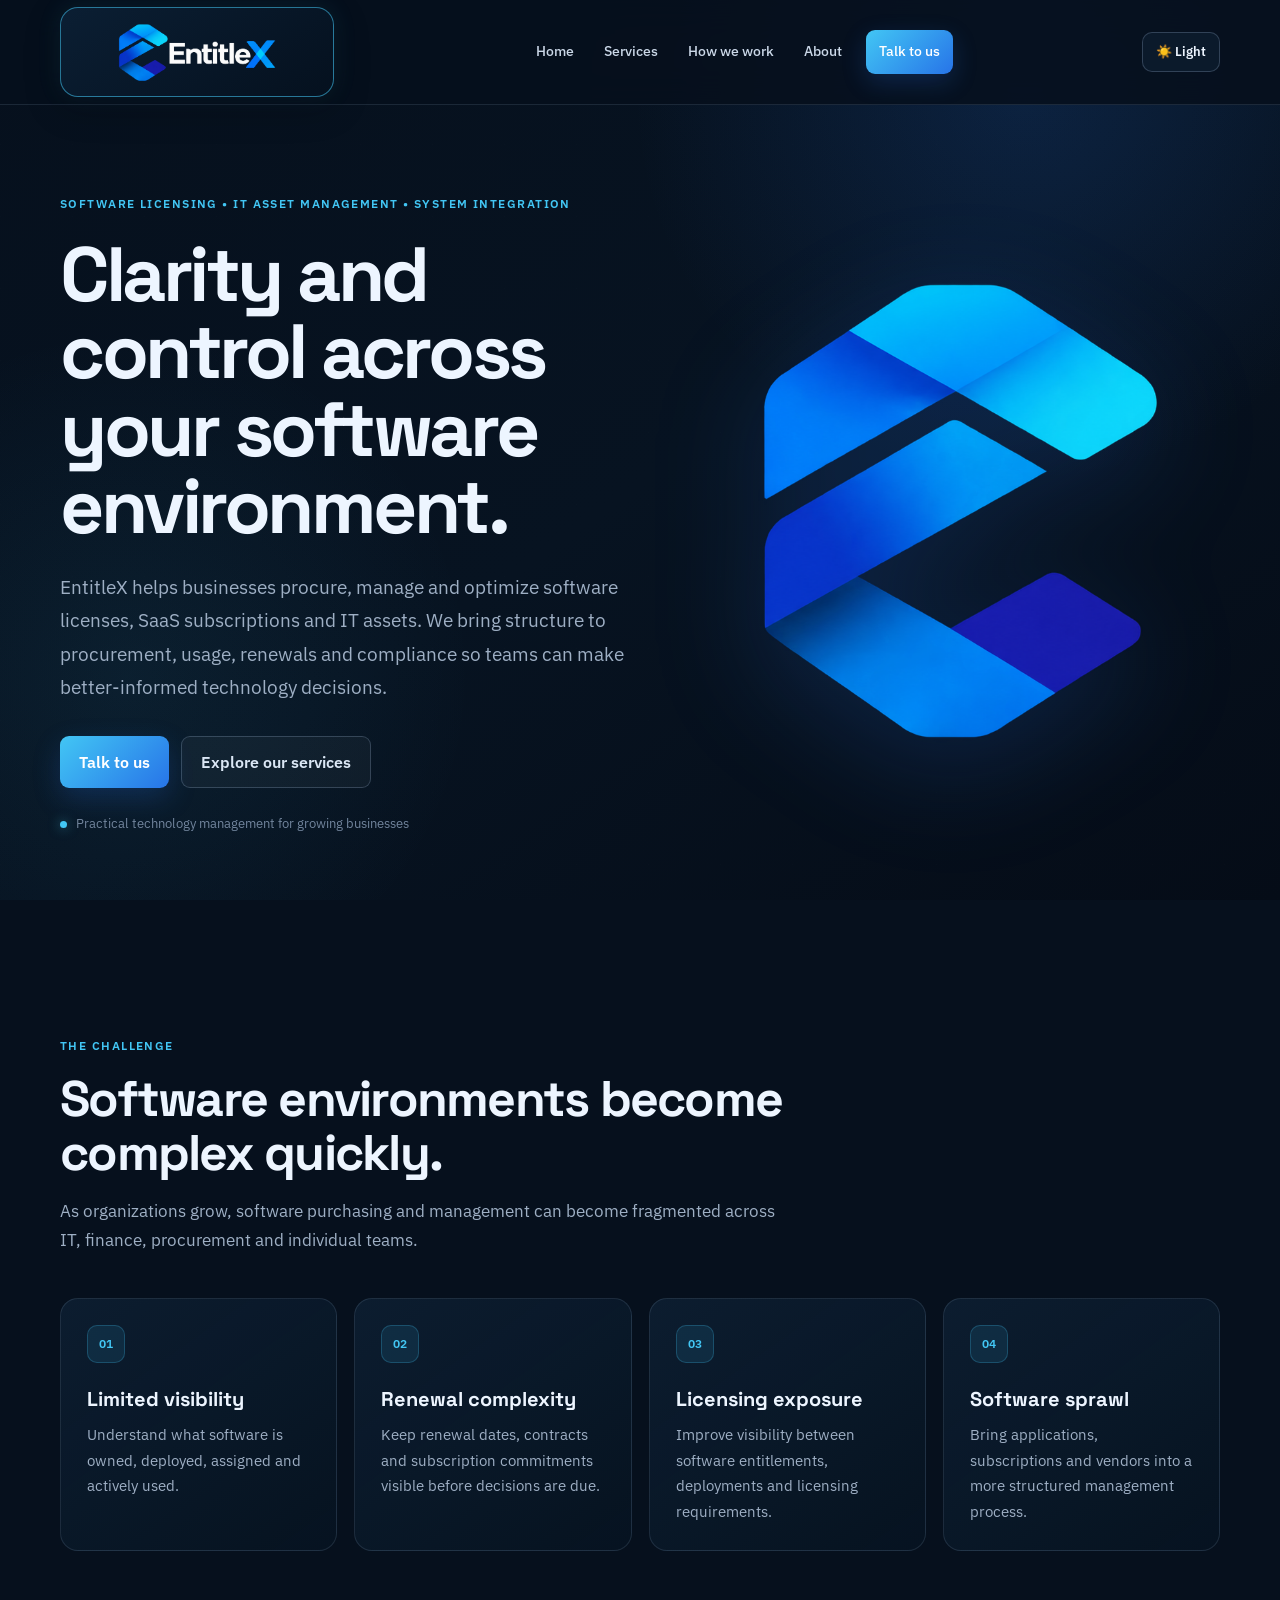
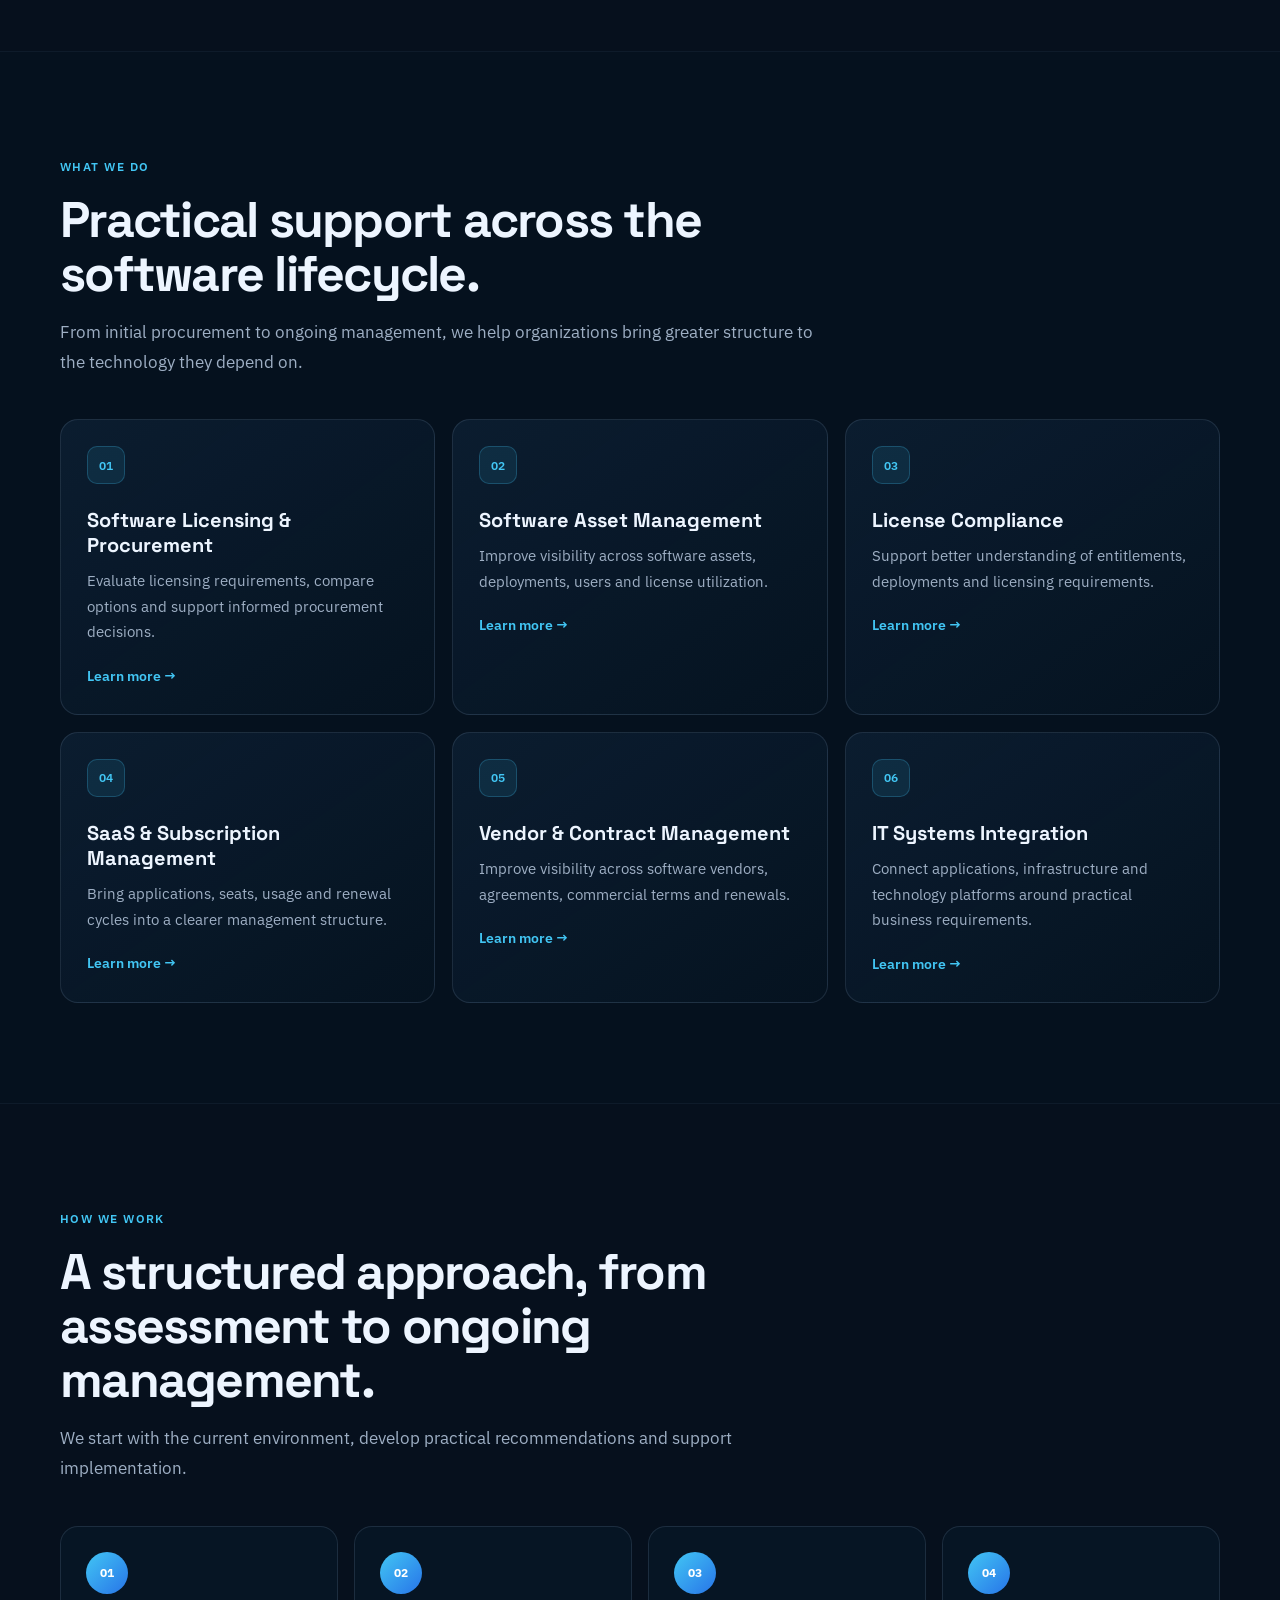
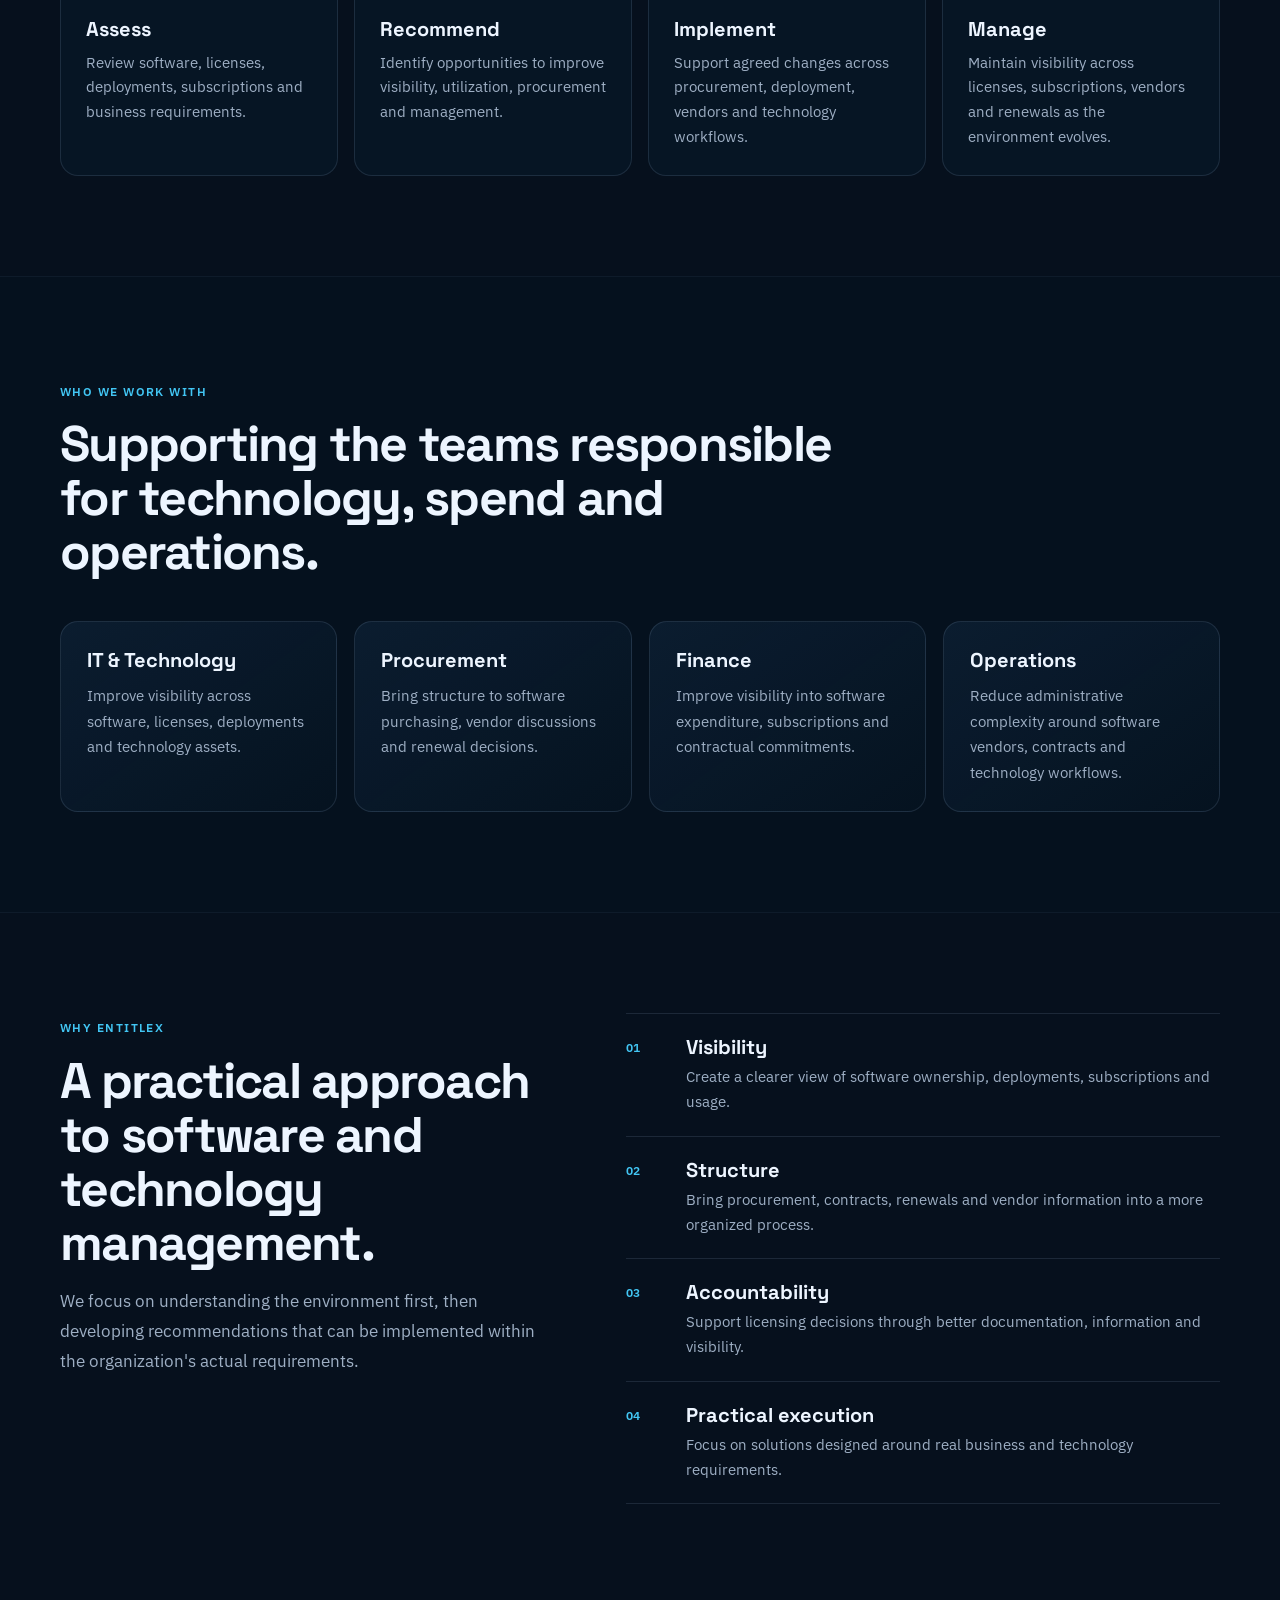
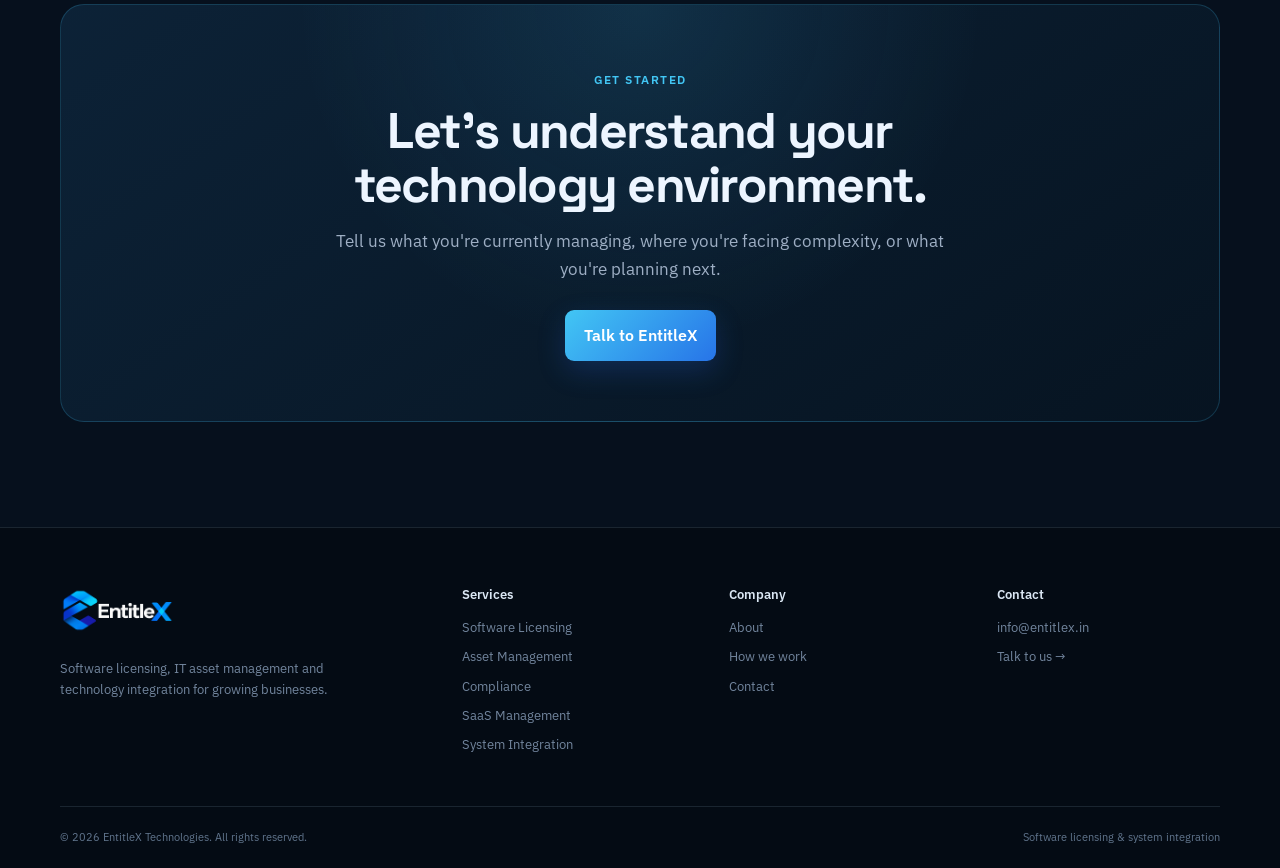
<file: index.html>
<!DOCTYPE html><html lang="en"><head><meta charset="UTF-8"><meta name="viewport" content="width=device-width, initial-scale=1.0"><meta name="theme-color" content="#07111f"><title>EntitleX | Software Licensing, IT Asset Management & Integration</title><meta name="description" content="EntitleX helps businesses manage software licensing, IT assets, SaaS subscriptions and technology integration."><script>(function(){try{var t=localStorage.getItem("entitlex-theme");if(t==="light"||t==="dark")document.documentElement.setAttribute("data-theme",t);else document.documentElement.setAttribute("data-theme","dark");}catch(e){document.documentElement.setAttribute("data-theme","dark");}})();</script><link rel="stylesheet" href="style.css"><link rel="icon" href="favicon.ico" type="image/x-icon"></head><body>
<header class="site-header" id="site-header">
  <div class="header-inner">
    <a href="index.html" class="brand" aria-label="EntitleX home">
      <img src="images/entitlex-logo.png" class="logo-dark" alt="EntitleX Technologies"><img src="images/entitlex-logo-light.png" class="logo-light" alt="" aria-hidden="true">
    </a>

    <nav class="main-nav" aria-label="Primary navigation">
      <a href="index.html">Home</a>
      <a href="services.html">Services</a>
      <a href="process.html">How we work</a>
      <a href="about.html">About</a>
      <a href="contact.html" class="nav-cta">Talk to us</a>
    </nav>
    <button class="theme-toggle" id="theme-toggle" type="button" aria-label="Switch to light mode">☀️ Light</button>

    <button
      class="menu-toggle"
      type="button"
      aria-label="Open menu"
      aria-expanded="false"
      aria-controls="mobile-menu"
    >
      <span></span>
      <span></span>
      <span></span>
    </button>
  </div>

  <nav class="mobile-menu" id="mobile-menu" aria-label="Mobile navigation">
    <a href="index.html">Home</a>
    <a href="services.html">Services</a>
    <a href="process.html">How we work</a>
    <a href="about.html">About</a>
    <button class="theme-toggle mobile-theme-toggle" type="button" data-theme-toggle aria-label="Switch to light mode">☀️ Light</button>
    <a href="contact.html" class="mobile-menu-cta">Talk to us</a>
  </nav>
</header>
<main>
<section class="hero"><div class="wrap hero-grid"><div class="hero-copy"><span class="eyebrow">SOFTWARE LICENSING • IT ASSET MANAGEMENT • SYSTEM INTEGRATION</span><h1>Clarity and control across your software environment.</h1><p class="lede">EntitleX helps businesses procure, manage and optimize software licenses, SaaS subscriptions and IT assets. We bring structure to procurement, usage, renewals and compliance so teams can make better-informed technology decisions.</p><div class="hero-actions"><a href="contact.html" class="btn-primary">Talk to us</a><a href="services.html" class="btn-secondary">Explore our services</a></div><div class="trust-note"><span class="trust-dot"></span>Practical technology management for growing businesses</div></div><div class="hero-mark" aria-hidden="true"><img class="ribbon" src="images/entitlex-mark.png" alt=""></div></div></section>
<section class="section"><div class="wrap"><div class="section-heading narrow"><span class="section-label">THE CHALLENGE</span><h2>Software environments become complex quickly.</h2><p>As organizations grow, software purchasing and management can become fragmented across IT, finance, procurement and individual teams.</p></div><div class="card-grid four"><article class="info-card"><span class="card-number">01</span><h3>Limited visibility</h3><p>Understand what software is owned, deployed, assigned and actively used.</p></article><article class="info-card"><span class="card-number">02</span><h3>Renewal complexity</h3><p>Keep renewal dates, contracts and subscription commitments visible before decisions are due.</p></article><article class="info-card"><span class="card-number">03</span><h3>Licensing exposure</h3><p>Improve visibility between software entitlements, deployments and licensing requirements.</p></article><article class="info-card"><span class="card-number">04</span><h3>Software sprawl</h3><p>Bring applications, subscriptions and vendors into a more structured management process.</p></article></div></div></section>
<section class="section section-alt"><div class="wrap"><div class="section-heading"><span class="section-label">WHAT WE DO</span><h2>Practical support across the software lifecycle.</h2><p>From initial procurement to ongoing management, we help organizations bring greater structure to the technology they depend on.</p></div><div class="card-grid"><article class="service-card"><span class="service-icon">01</span><h3>Software Licensing &amp; Procurement</h3><p>Evaluate licensing requirements, compare options and support informed procurement decisions.</p><a href="services.html">Learn more →</a></article><article class="service-card"><span class="service-icon">02</span><h3>Software Asset Management</h3><p>Improve visibility across software assets, deployments, users and license utilization.</p><a href="services.html">Learn more →</a></article><article class="service-card"><span class="service-icon">03</span><h3>License Compliance</h3><p>Support better understanding of entitlements, deployments and licensing requirements.</p><a href="services.html">Learn more →</a></article><article class="service-card"><span class="service-icon">04</span><h3>SaaS &amp; Subscription Management</h3><p>Bring applications, seats, usage and renewal cycles into a clearer management structure.</p><a href="services.html">Learn more →</a></article><article class="service-card"><span class="service-icon">05</span><h3>Vendor &amp; Contract Management</h3><p>Improve visibility across software vendors, agreements, commercial terms and renewals.</p><a href="services.html">Learn more →</a></article><article class="service-card"><span class="service-icon">06</span><h3>IT Systems Integration</h3><p>Connect applications, infrastructure and technology platforms around practical business requirements.</p><a href="services.html">Learn more →</a></article></div></div></section>
<section class="section"><div class="wrap"><div class="section-heading"><span class="section-label">HOW WE WORK</span><h2>A structured approach, from assessment to ongoing management.</h2><p>We start with the current environment, develop practical recommendations and support implementation.</p></div><div class="process-track"><article class="process-step"><div class="dot">01</div><h3>Assess</h3><p>Review software, licenses, deployments, subscriptions and business requirements.</p></article><article class="process-step"><div class="dot">02</div><h3>Recommend</h3><p>Identify opportunities to improve visibility, utilization, procurement and management.</p></article><article class="process-step"><div class="dot">03</div><h3>Implement</h3><p>Support agreed changes across procurement, deployment, vendors and technology workflows.</p></article><article class="process-step"><div class="dot">04</div><h3>Manage</h3><p>Maintain visibility across licenses, subscriptions, vendors and renewals as the environment evolves.</p></article></div></div></section>
<section class="section section-alt"><div class="wrap"><div class="section-heading"><span class="section-label">WHO WE WORK WITH</span><h2>Supporting the teams responsible for technology, spend and operations.</h2></div><div class="card-grid four"><article class="info-card"><h3>IT &amp; Technology</h3><p>Improve visibility across software, licenses, deployments and technology assets.</p></article><article class="info-card"><h3>Procurement</h3><p>Bring structure to software purchasing, vendor discussions and renewal decisions.</p></article><article class="info-card"><h3>Finance</h3><p>Improve visibility into software expenditure, subscriptions and contractual commitments.</p></article><article class="info-card"><h3>Operations</h3><p>Reduce administrative complexity around software vendors, contracts and technology workflows.</p></article></div></div></section>
<section class="section"><div class="wrap"><div class="split-section"><div class="section-heading left"><span class="section-label">WHY ENTITLEX</span><h2>A practical approach to software and technology management.</h2><p>We focus on understanding the environment first, then developing recommendations that can be implemented within the organization's actual requirements.</p></div><div class="benefit-list"><div class="benefit-item"><span>01</span><div><h3>Visibility</h3><p>Create a clearer view of software ownership, deployments, subscriptions and usage.</p></div></div><div class="benefit-item"><span>02</span><div><h3>Structure</h3><p>Bring procurement, contracts, renewals and vendor information into a more organized process.</p></div></div><div class="benefit-item"><span>03</span><div><h3>Accountability</h3><p>Support licensing decisions through better documentation, information and visibility.</p></div></div><div class="benefit-item"><span>04</span><div><h3>Practical execution</h3><p>Focus on solutions designed around real business and technology requirements.</p></div></div></div></div></div></section>
<section class="cta-section"><div class="wrap"><div class="cta-box"><span class="section-label">GET STARTED</span><h2>Let's understand your technology environment.</h2><p>Tell us what you're currently managing, where you're facing complexity, or what you're planning next.</p><a href="contact.html" class="btn-primary">Talk to EntitleX</a></div></div></section>
</main>
<footer class="site-footer"><div class="wrap footer-grid"><div class="footer-main"><a href="index.html" class="footer-brand"><img src="images/entitlex-logo.png" class="logo-dark" alt="EntitleX Technologies"><img src="images/entitlex-logo-light.png" class="logo-light" alt="" aria-hidden="true"></a><p>Software licensing, IT asset management and technology integration for growing businesses.</p></div><div class="footer-column"><h3>Services</h3><a href="services.html">Software Licensing</a><a href="services.html">Asset Management</a><a href="services.html">Compliance</a><a href="services.html">SaaS Management</a><a href="services.html">System Integration</a></div><div class="footer-column"><h3>Company</h3><a href="about.html">About</a><a href="process.html">How we work</a><a href="contact.html">Contact</a></div><div class="footer-column"><h3>Contact</h3><a href="mailto:info@entitlex.in">info@entitlex.in</a><a href="contact.html">Talk to us →</a></div></div><div class="wrap footer-bottom"><span>© 2026 EntitleX Technologies. All rights reserved.</span><span>Software licensing &amp; system integration</span></div></footer>  <script src="menu.js" defer></script>
</body></html>
</file>
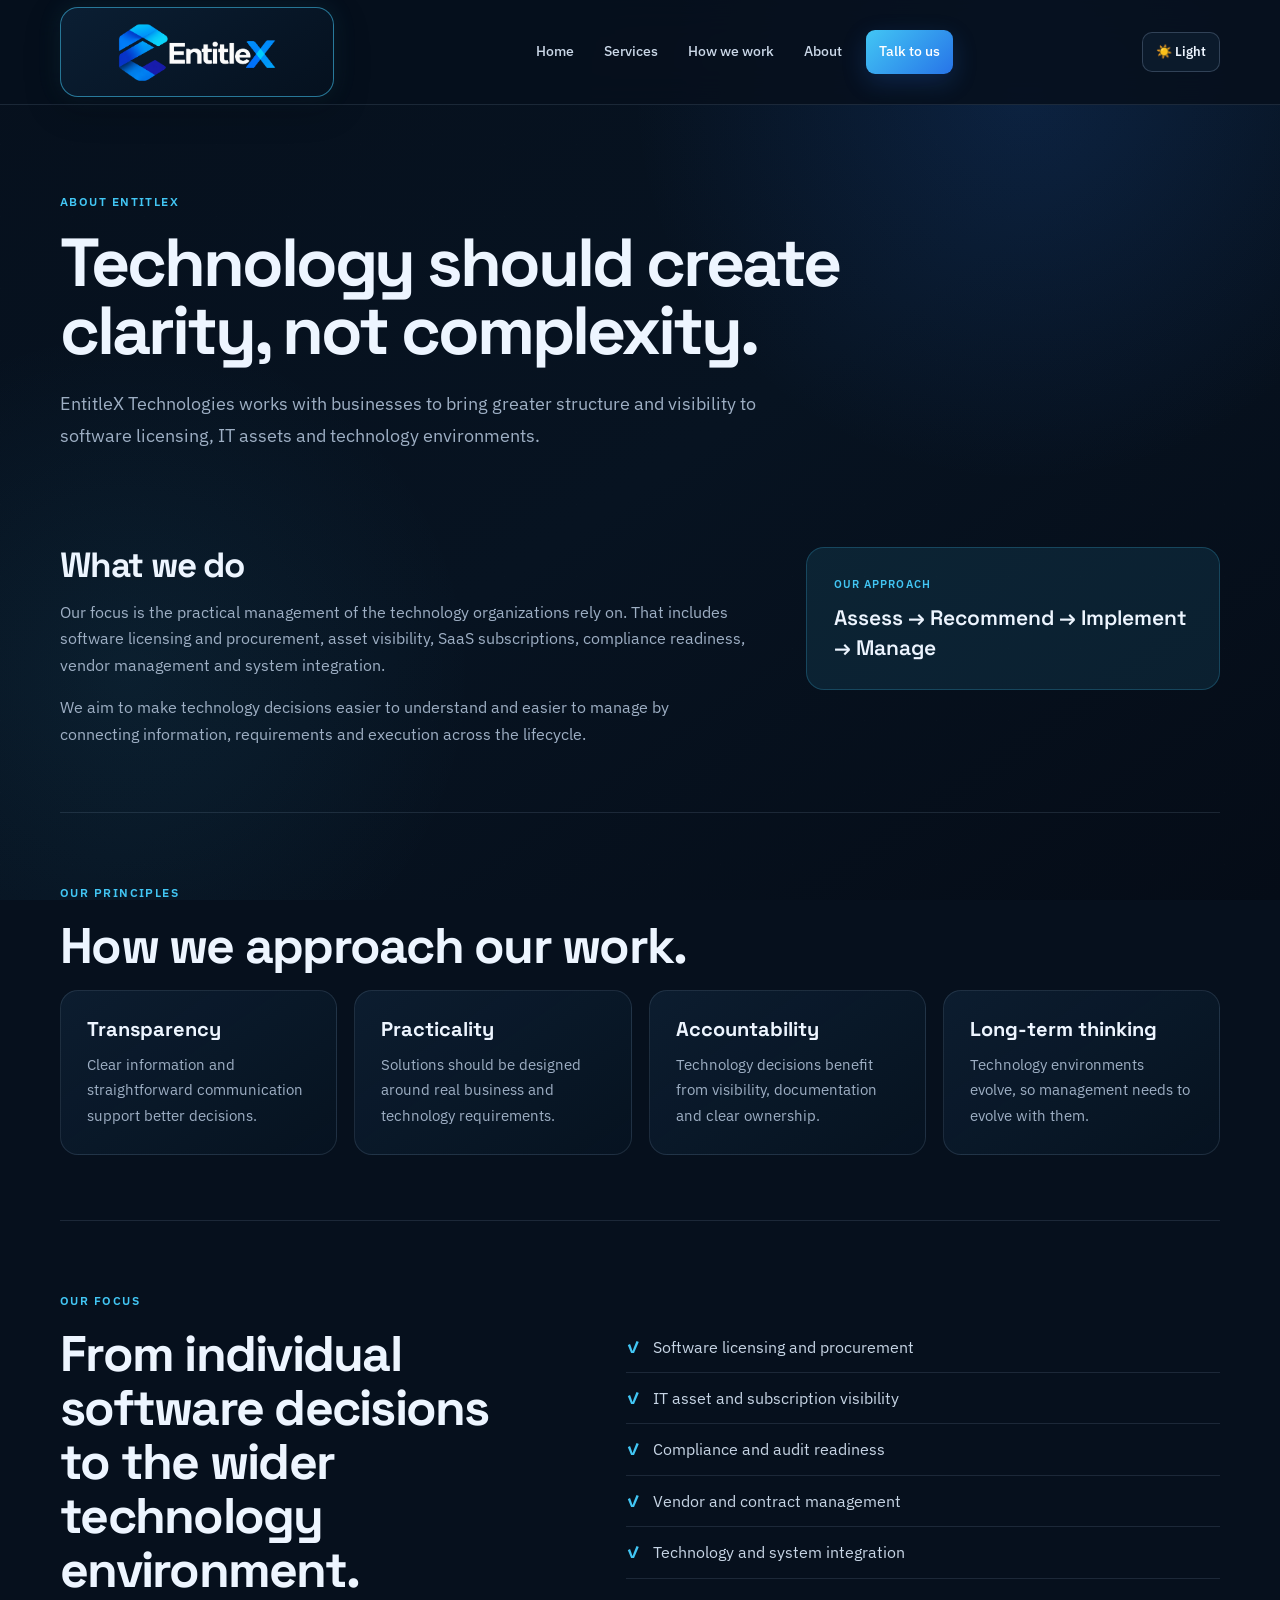
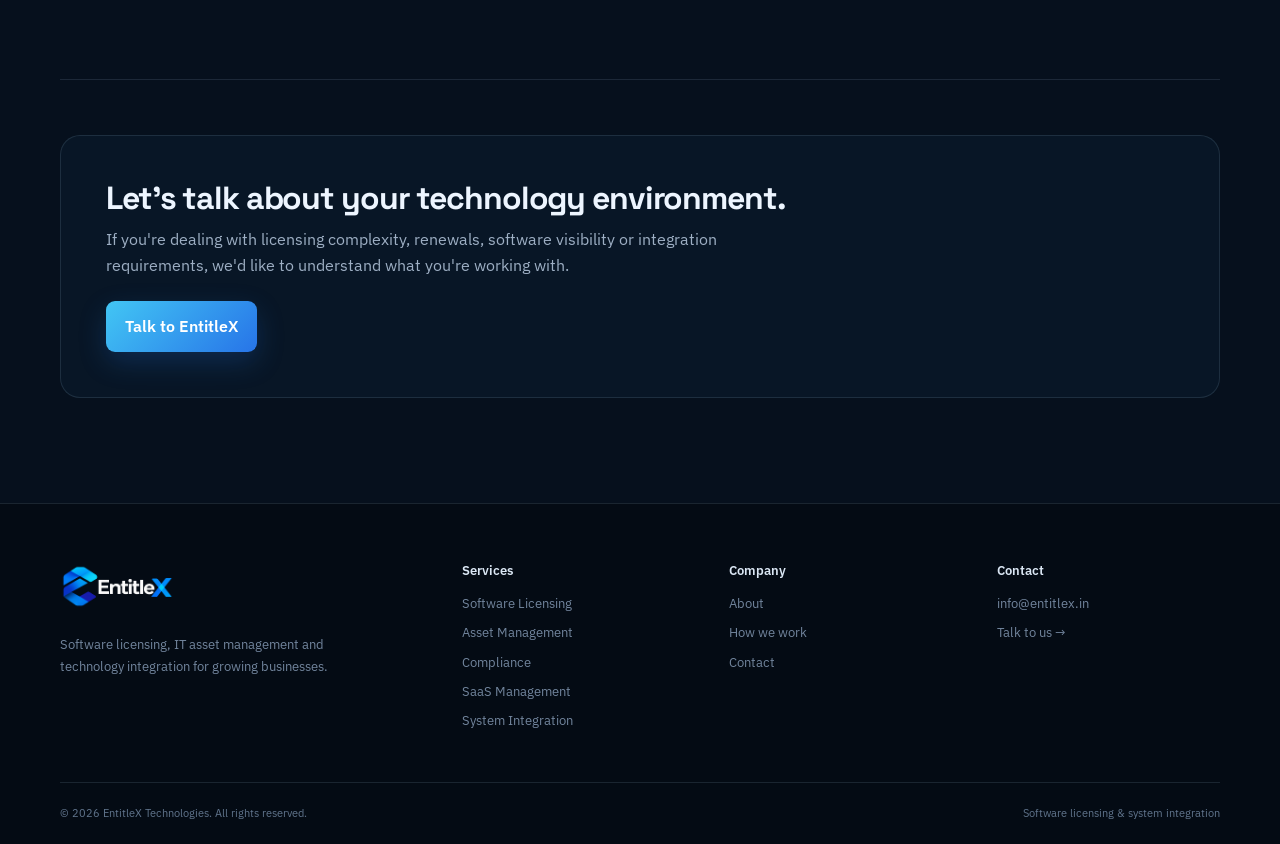
<file: about.html>
<!DOCTYPE html><html lang="en"><head><meta charset="UTF-8"><meta name="viewport" content="width=device-width, initial-scale=1.0"><meta name="theme-color" content="#07111f"><title>About EntitleX Technologies</title><meta name="description" content="Learn about EntitleX Technologies and our practical approach to software licensing, IT asset management and technology integration."><script>(function(){try{var t=localStorage.getItem("entitlex-theme");if(t==="light"||t==="dark")document.documentElement.setAttribute("data-theme",t);else document.documentElement.setAttribute("data-theme","dark");}catch(e){document.documentElement.setAttribute("data-theme","dark");}})();</script><link rel="stylesheet" href="style.css"><link rel="icon" href="favicon.ico" type="image/x-icon"></head><body>
<header class="site-header"><div class="header-inner"><a href="index.html" class="brand" aria-label="EntitleX home"><img src="images/entitlex-logo.png" class="logo-dark" alt="EntitleX Technologies"><img src="images/entitlex-logo-light.png" class="logo-light" alt="" aria-hidden="true"></a><nav class="main-nav" aria-label="Primary navigation"><a href="index.html">Home</a><a href="services.html">Services</a><a href="process.html">How we work</a><a href="about.html">About</a><a href="contact.html" class="nav-cta">Talk to us</a></nav>
    <button class="theme-toggle" id="theme-toggle" type="button" aria-label="Switch to light mode">☀️ Light</button></div></header>
<main><section class="page"><div class="wrap"><div class="page-hero"><span class="section-label">ABOUT ENTITLEX</span><h1>Technology should create clarity, not complexity.</h1><p class="page-intro">EntitleX Technologies works with businesses to bring greater structure and visibility to software licensing, IT assets and technology environments.</p></div>
<div class="about-intro"><div><h2>What we do</h2><p>Our focus is the practical management of the technology organizations rely on. That includes software licensing and procurement, asset visibility, SaaS subscriptions, compliance readiness, vendor management and system integration.</p><p>We aim to make technology decisions easier to understand and easier to manage by connecting information, requirements and execution across the lifecycle.</p></div><div class="about-highlight"><span>OUR APPROACH</span><strong>Assess → Recommend → Implement → Manage</strong></div></div>
<div class="about-section"><div class="section-heading left"><span class="section-label">OUR PRINCIPLES</span><h2>How we approach our work.</h2></div><div class="card-grid four"><article class="info-card"><h3>Transparency</h3><p>Clear information and straightforward communication support better decisions.</p></article><article class="info-card"><h3>Practicality</h3><p>Solutions should be designed around real business and technology requirements.</p></article><article class="info-card"><h3>Accountability</h3><p>Technology decisions benefit from visibility, documentation and clear ownership.</p></article><article class="info-card"><h3>Long-term thinking</h3><p>Technology environments evolve, so management needs to evolve with them.</p></article></div></div>
<div class="about-section"><div class="split-section compact"><div class="section-heading left"><span class="section-label">OUR FOCUS</span><h2>From individual software decisions to the wider technology environment.</h2></div><div class="check-list"><p><span>✓</span> Software licensing and procurement</p><p><span>✓</span> IT asset and subscription visibility</p><p><span>✓</span> Compliance and audit readiness</p><p><span>✓</span> Vendor and contract management</p><p><span>✓</span> Technology and system integration</p></div></div></div>
<div class="page-cta"><h2>Let's talk about your technology environment.</h2><p>If you're dealing with licensing complexity, renewals, software visibility or integration requirements, we'd like to understand what you're working with.</p><a href="contact.html" class="btn-primary">Talk to EntitleX</a></div></div></section></main>
<footer class="site-footer"><div class="wrap footer-grid"><div class="footer-main"><a href="index.html" class="footer-brand"><img src="images/entitlex-logo.png" class="logo-dark" alt="EntitleX Technologies"><img src="images/entitlex-logo-light.png" class="logo-light" alt="" aria-hidden="true"></a><p>Software licensing, IT asset management and technology integration for growing businesses.</p></div><div class="footer-column"><h3>Services</h3><a href="services.html">Software Licensing</a><a href="services.html">Asset Management</a><a href="services.html">Compliance</a><a href="services.html">SaaS Management</a><a href="services.html">System Integration</a></div><div class="footer-column"><h3>Company</h3><a href="about.html">About</a><a href="process.html">How we work</a><a href="contact.html">Contact</a></div><div class="footer-column"><h3>Contact</h3><a href="mailto:info@entitlex.in">info@entitlex.in</a><a href="contact.html">Talk to us →</a></div></div><div class="wrap footer-bottom"><span>© 2026 EntitleX Technologies. All rights reserved.</span><span>Software licensing &amp; system integration</span></div></footer>  <script src="menu.js" defer></script>
</body></html>
</file>
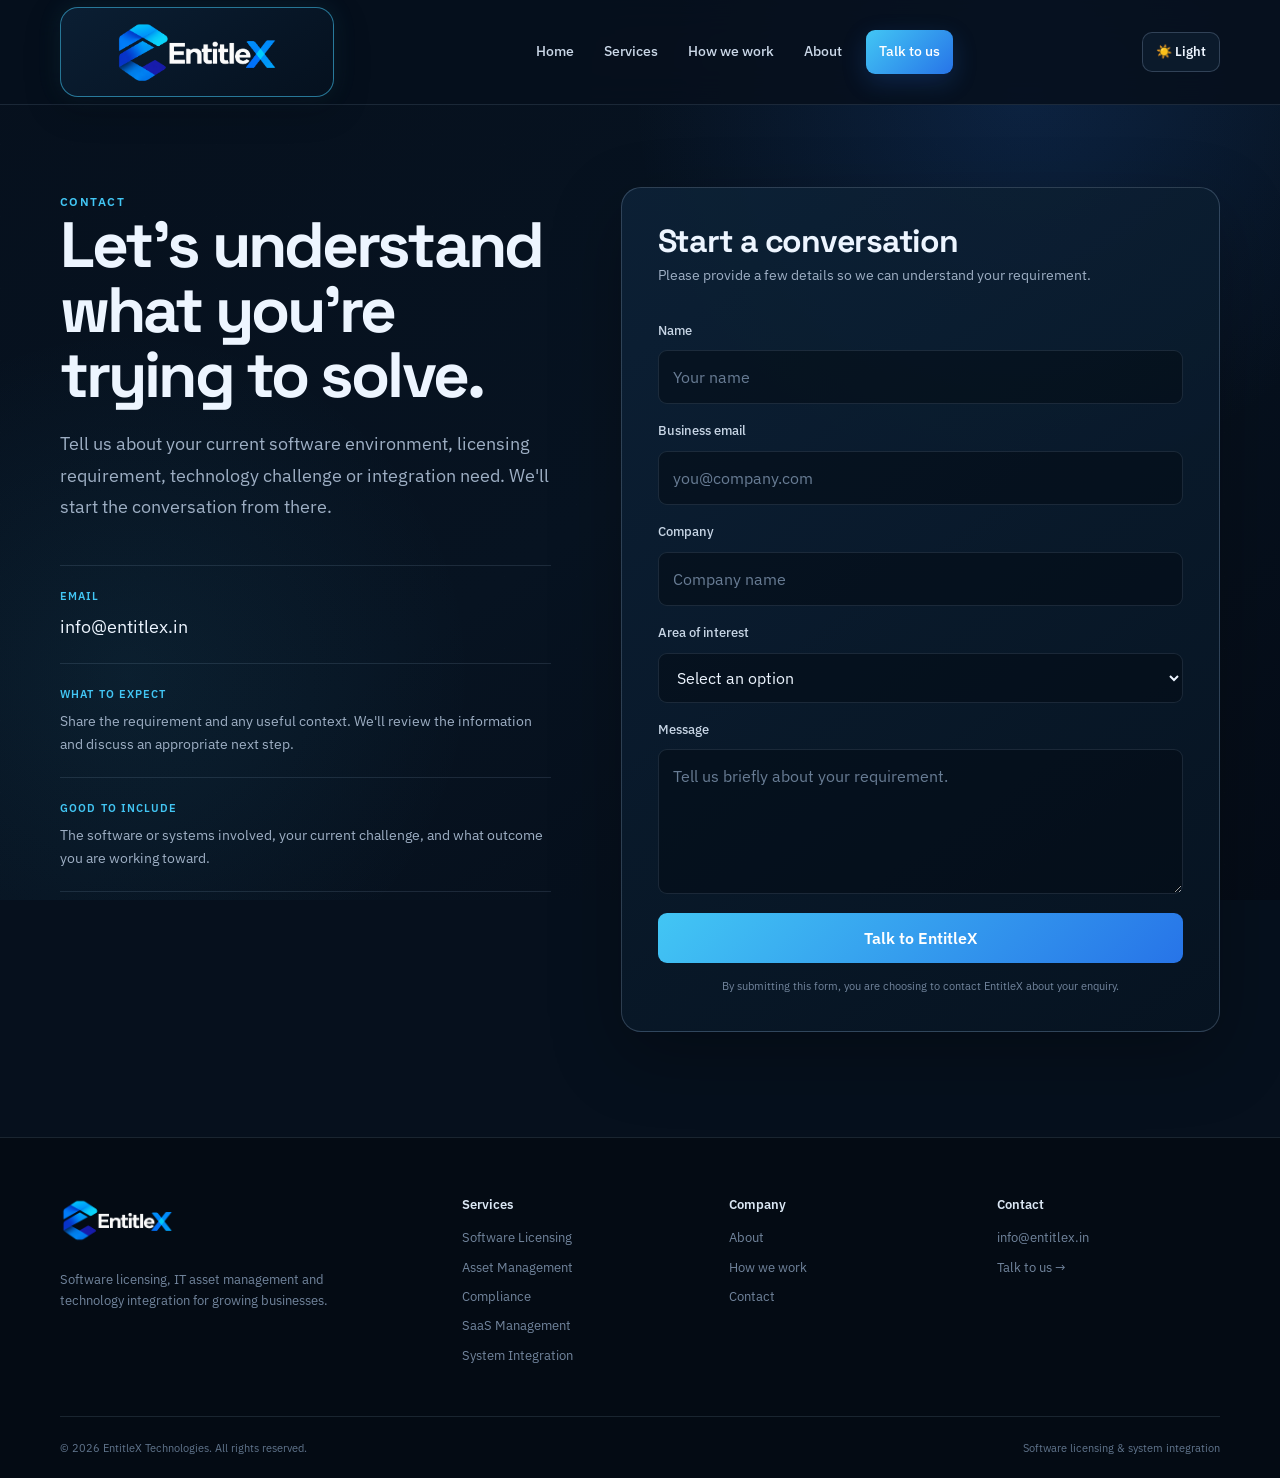
<file: contact.html>
<!DOCTYPE html><html lang="en"><head><meta charset="UTF-8"><meta name="viewport" content="width=device-width, initial-scale=1.0"><meta name="theme-color" content="#07111f"><title>Contact EntitleX Technologies</title><meta name="description" content="Contact EntitleX about software licensing, IT asset management, SaaS management, compliance or system integration."><script>(function(){try{var t=localStorage.getItem("entitlex-theme");if(t==="light"||t==="dark")document.documentElement.setAttribute("data-theme",t);else document.documentElement.setAttribute("data-theme","dark");}catch(e){document.documentElement.setAttribute("data-theme","dark");}})();</script><link rel="stylesheet" href="style.css"><link rel="icon" href="favicon.ico" type="image/x-icon"></head><body>
<header class="site-header"><div class="header-inner"><a href="index.html" class="brand" aria-label="EntitleX home"><img src="images/entitlex-logo.png" class="logo-dark" alt="EntitleX Technologies"><img src="images/entitlex-logo-light.png" class="logo-light" alt="" aria-hidden="true"></a><nav class="main-nav" aria-label="Primary navigation"><a href="index.html">Home</a><a href="services.html">Services</a><a href="process.html">How we work</a><a href="about.html">About</a><a href="contact.html" class="nav-cta">Talk to us</a></nav>
    <button class="theme-toggle" id="theme-toggle" type="button" aria-label="Switch to light mode">☀️ Light</button></div></header>
<main><section class="page contact-page"><div class="wrap"><div class="contact-layout"><div class="contact-copy"><span class="section-label">CONTACT</span><h1>Let's understand what you're trying to solve.</h1><p class="page-intro">Tell us about your current software environment, licensing requirement, technology challenge or integration need. We'll start the conversation from there.</p><div class="contact-details"><div class="contact-detail"><span>EMAIL</span><a href="mailto:info@entitlex.in">info@entitlex.in</a></div><div class="contact-detail"><span>WHAT TO EXPECT</span><p>Share the requirement and any useful context. We'll review the information and discuss an appropriate next step.</p></div><div class="contact-detail"><span>GOOD TO INCLUDE</span><p>The software or systems involved, your current challenge, and what outcome you are working toward.</p></div></div></div>
<div class="contact-card"><h2>Start a conversation</h2><p class="form-note">Please provide a few details so we can understand your requirement.</p><form class="contact-form" action="mailto:info@entitlex.in" method="post" enctype="text/plain"><label for="name">Name</label><input id="name" type="text" name="name" placeholder="Your name" autocomplete="name" required><label for="email">Business email</label><input id="email" type="email" name="email" placeholder="you@company.com" autocomplete="email" required><label for="company">Company</label><input id="company" type="text" name="company" placeholder="Company name" autocomplete="organization"><label for="service">Area of interest</label><select id="service" name="service"><option value="">Select an option</option><option>Software licensing &amp; procurement</option><option>Software asset management</option><option>License compliance &amp; audit readiness</option><option>SaaS &amp; subscription management</option><option>Vendor &amp; contract management</option><option>IT systems integration</option><option>Other</option></select><label for="message">Message</label><textarea id="message" name="message" placeholder="Tell us briefly about your requirement." required></textarea><button type="submit">Talk to EntitleX</button><p class="privacy-note">By submitting this form, you are choosing to contact EntitleX about your enquiry.</p></form></div></div></div></section></main>
<footer class="site-footer"><div class="wrap footer-grid"><div class="footer-main"><a href="index.html" class="footer-brand"><img src="images/entitlex-logo.png" class="logo-dark" alt="EntitleX Technologies"><img src="images/entitlex-logo-light.png" class="logo-light" alt="" aria-hidden="true"></a><p>Software licensing, IT asset management and technology integration for growing businesses.</p></div><div class="footer-column"><h3>Services</h3><a href="services.html">Software Licensing</a><a href="services.html">Asset Management</a><a href="services.html">Compliance</a><a href="services.html">SaaS Management</a><a href="services.html">System Integration</a></div><div class="footer-column"><h3>Company</h3><a href="about.html">About</a><a href="process.html">How we work</a><a href="contact.html">Contact</a></div><div class="footer-column"><h3>Contact</h3><a href="mailto:info@entitlex.in">info@entitlex.in</a><a href="contact.html">Talk to us →</a></div></div><div class="wrap footer-bottom"><span>© 2026 EntitleX Technologies. All rights reserved.</span><span>Software licensing &amp; system integration</span></div></footer>  <script src="menu.js" defer></script>
</body></html>
</file>
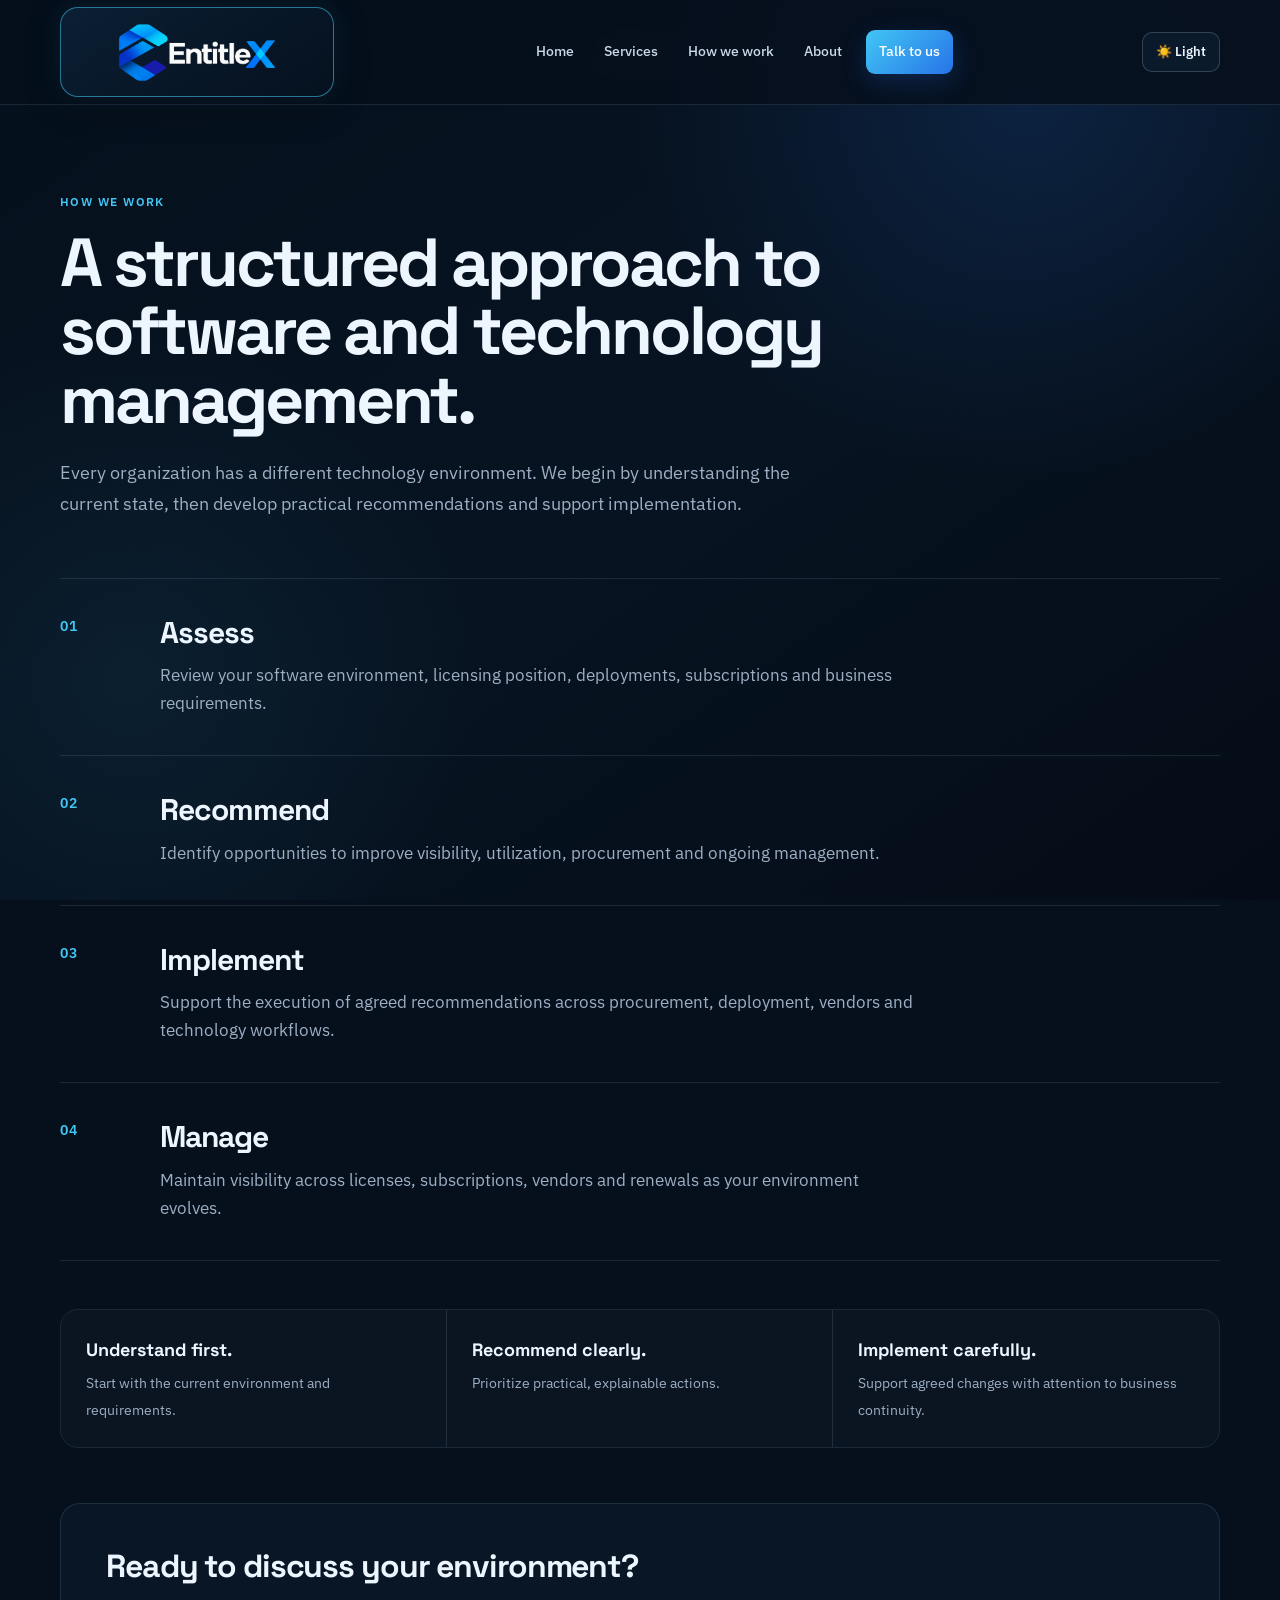
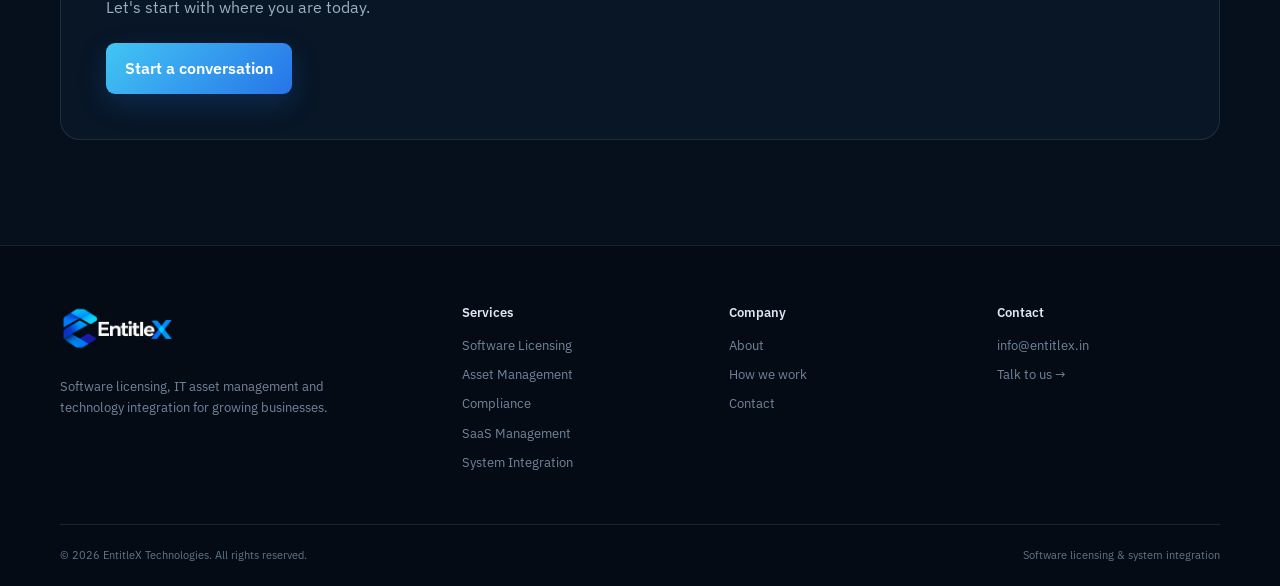
<file: process.html>
<!DOCTYPE html><html lang="en"><head><meta charset="UTF-8"><meta name="viewport" content="width=device-width, initial-scale=1.0"><meta name="theme-color" content="#07111f"><title>How We Work | EntitleX Technologies</title><meta name="description" content="A structured approach to software licensing, IT asset management and technology integration from EntitleX."><script>(function(){try{var t=localStorage.getItem("entitlex-theme");if(t==="light"||t==="dark")document.documentElement.setAttribute("data-theme",t);else document.documentElement.setAttribute("data-theme","dark");}catch(e){document.documentElement.setAttribute("data-theme","dark");}})();</script><link rel="stylesheet" href="style.css"><link rel="icon" href="favicon.ico" type="image/x-icon"></head><body>
<header class="site-header"><div class="header-inner"><a href="index.html" class="brand" aria-label="EntitleX home"><img src="images/entitlex-logo.png" class="logo-dark" alt="EntitleX Technologies"><img src="images/entitlex-logo-light.png" class="logo-light" alt="" aria-hidden="true"></a><nav class="main-nav" aria-label="Primary navigation"><a href="index.html">Home</a><a href="services.html">Services</a><a href="process.html">How we work</a><a href="about.html">About</a><a href="contact.html" class="nav-cta">Talk to us</a></nav>
    <button class="theme-toggle" id="theme-toggle" type="button" aria-label="Switch to light mode">☀️ Light</button></div></header>
<main><section class="page"><div class="wrap"><div class="page-hero"><span class="section-label">HOW WE WORK</span><h1>A structured approach to software and technology management.</h1><p class="page-intro">Every organization has a different technology environment. We begin by understanding the current state, then develop practical recommendations and support implementation.</p></div>
<div class="process-large"><article class="process-large-step"><div class="process-large-number">01</div><div><h2>Assess</h2><p>Review your software environment, licensing position, deployments, subscriptions and business requirements.</p></div></article><article class="process-large-step"><div class="process-large-number">02</div><div><h2>Recommend</h2><p>Identify opportunities to improve visibility, utilization, procurement and ongoing management.</p></div></article><article class="process-large-step"><div class="process-large-number">03</div><div><h2>Implement</h2><p>Support the execution of agreed recommendations across procurement, deployment, vendors and technology workflows.</p></div></article><article class="process-large-step"><div class="process-large-number">04</div><div><h2>Manage</h2><p>Maintain visibility across licenses, subscriptions, vendors and renewals as your environment evolves.</p></div></article></div>
<div class="principles-strip"><div><strong>Understand first.</strong><span>Start with the current environment and requirements.</span></div><div><strong>Recommend clearly.</strong><span>Prioritize practical, explainable actions.</span></div><div><strong>Implement carefully.</strong><span>Support agreed changes with attention to business continuity.</span></div></div>
<div class="page-cta"><h2>Ready to discuss your environment?</h2><p>Let's start with where you are today.</p><a href="contact.html" class="btn-primary">Start a conversation</a></div></div></section></main>
<footer class="site-footer"><div class="wrap footer-grid"><div class="footer-main"><a href="index.html" class="footer-brand"><img src="images/entitlex-logo.png" class="logo-dark" alt="EntitleX Technologies"><img src="images/entitlex-logo-light.png" class="logo-light" alt="" aria-hidden="true"></a><p>Software licensing, IT asset management and technology integration for growing businesses.</p></div><div class="footer-column"><h3>Services</h3><a href="services.html">Software Licensing</a><a href="services.html">Asset Management</a><a href="services.html">Compliance</a><a href="services.html">SaaS Management</a><a href="services.html">System Integration</a></div><div class="footer-column"><h3>Company</h3><a href="about.html">About</a><a href="process.html">How we work</a><a href="contact.html">Contact</a></div><div class="footer-column"><h3>Contact</h3><a href="mailto:info@entitlex.in">info@entitlex.in</a><a href="contact.html">Talk to us →</a></div></div><div class="wrap footer-bottom"><span>© 2026 EntitleX Technologies. All rights reserved.</span><span>Software licensing &amp; system integration</span></div></footer>  <script src="menu.js" defer></script>
</body></html>
</file>
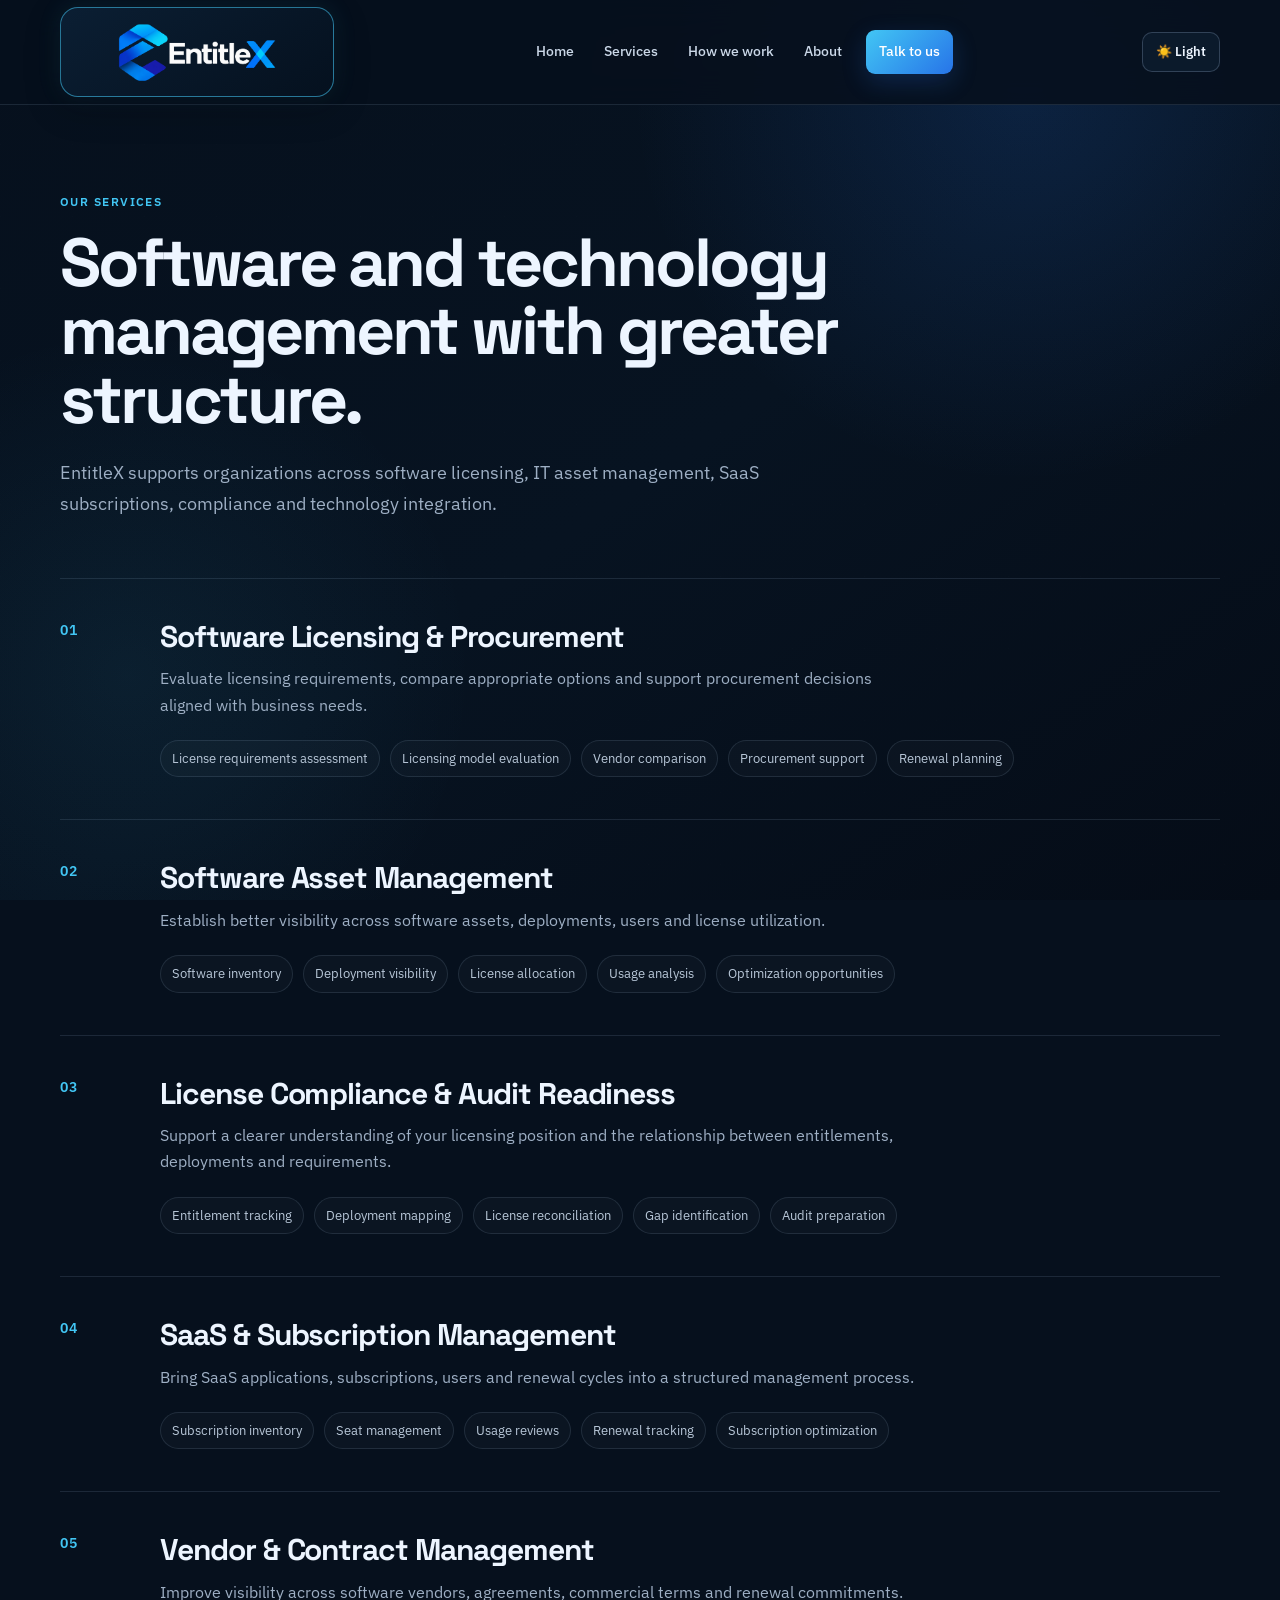
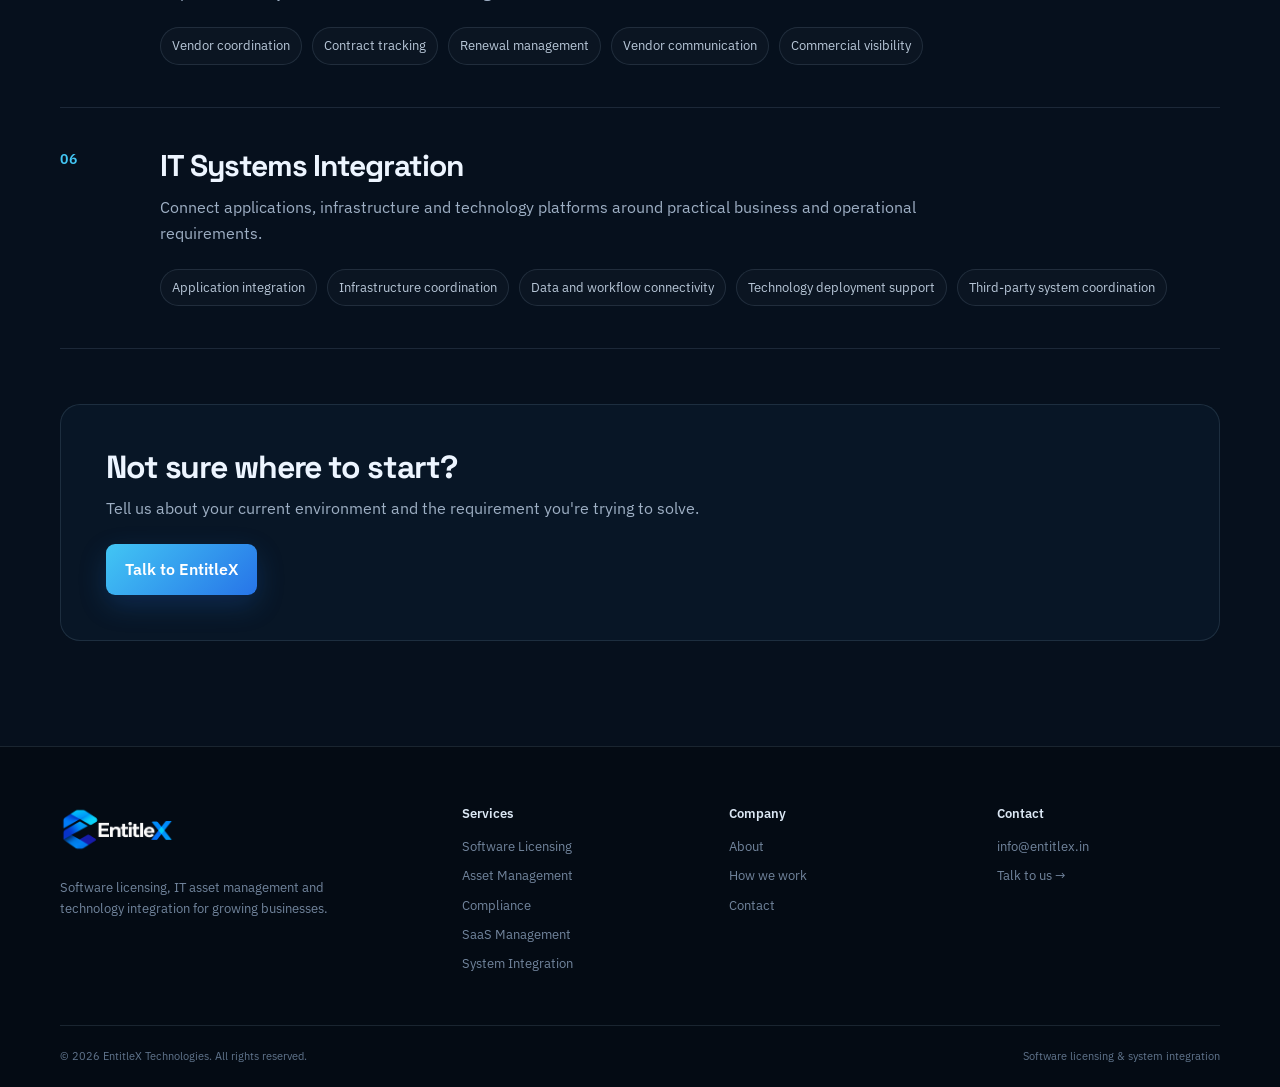
<file: services.html>
<!DOCTYPE html><html lang="en"><head><meta charset="UTF-8"><meta name="viewport" content="width=device-width, initial-scale=1.0"><meta name="theme-color" content="#07111f"><title>Services | EntitleX Technologies</title><meta name="description" content="Software licensing, IT asset management, compliance, SaaS management, vendor management and system integration services from EntitleX."><script>(function(){try{var t=localStorage.getItem("entitlex-theme");if(t==="light"||t==="dark")document.documentElement.setAttribute("data-theme",t);else document.documentElement.setAttribute("data-theme","dark");}catch(e){document.documentElement.setAttribute("data-theme","dark");}})();</script><link rel="stylesheet" href="style.css"><link rel="icon" href="favicon.ico" type="image/x-icon"></head><body>
<header class="site-header"><div class="header-inner"><a href="index.html" class="brand" aria-label="EntitleX home"><img src="images/entitlex-logo.png" class="logo-dark" alt="EntitleX Technologies"><img src="images/entitlex-logo-light.png" class="logo-light" alt="" aria-hidden="true"></a><nav class="main-nav" aria-label="Primary navigation"><a href="index.html">Home</a><a href="services.html">Services</a><a href="process.html">How we work</a><a href="about.html">About</a><a href="contact.html" class="nav-cta">Talk to us</a></nav>
    <button class="theme-toggle" id="theme-toggle" type="button" aria-label="Switch to light mode">☀️ Light</button></div></header>
<main><section class="page"><div class="wrap"><div class="page-hero"><span class="section-label">OUR SERVICES</span><h1>Software and technology management with greater structure.</h1><p class="page-intro">EntitleX supports organizations across software licensing, IT asset management, SaaS subscriptions, compliance and technology integration.</p></div>
<div class="service-list">
<article class="service-detail"><span class="service-detail-number">01</span><div><h2>Software Licensing &amp; Procurement</h2><p>Evaluate licensing requirements, compare appropriate options and support procurement decisions aligned with business needs.</p><ul><li>License requirements assessment</li><li>Licensing model evaluation</li><li>Vendor comparison</li><li>Procurement support</li><li>Renewal planning</li></ul></div></article>
<article class="service-detail"><span class="service-detail-number">02</span><div><h2>Software Asset Management</h2><p>Establish better visibility across software assets, deployments, users and license utilization.</p><ul><li>Software inventory</li><li>Deployment visibility</li><li>License allocation</li><li>Usage analysis</li><li>Optimization opportunities</li></ul></div></article>
<article class="service-detail"><span class="service-detail-number">03</span><div><h2>License Compliance &amp; Audit Readiness</h2><p>Support a clearer understanding of your licensing position and the relationship between entitlements, deployments and requirements.</p><ul><li>Entitlement tracking</li><li>Deployment mapping</li><li>License reconciliation</li><li>Gap identification</li><li>Audit preparation</li></ul></div></article>
<article class="service-detail"><span class="service-detail-number">04</span><div><h2>SaaS &amp; Subscription Management</h2><p>Bring SaaS applications, subscriptions, users and renewal cycles into a structured management process.</p><ul><li>Subscription inventory</li><li>Seat management</li><li>Usage reviews</li><li>Renewal tracking</li><li>Subscription optimization</li></ul></div></article>
<article class="service-detail"><span class="service-detail-number">05</span><div><h2>Vendor &amp; Contract Management</h2><p>Improve visibility across software vendors, agreements, commercial terms and renewal commitments.</p><ul><li>Vendor coordination</li><li>Contract tracking</li><li>Renewal management</li><li>Vendor communication</li><li>Commercial visibility</li></ul></div></article>
<article class="service-detail"><span class="service-detail-number">06</span><div><h2>IT Systems Integration</h2><p>Connect applications, infrastructure and technology platforms around practical business and operational requirements.</p><ul><li>Application integration</li><li>Infrastructure coordination</li><li>Data and workflow connectivity</li><li>Technology deployment support</li><li>Third-party system coordination</li></ul></div></article>
</div><div class="page-cta"><h2>Not sure where to start?</h2><p>Tell us about your current environment and the requirement you're trying to solve.</p><a href="contact.html" class="btn-primary">Talk to EntitleX</a></div></div></section></main>
<footer class="site-footer"><div class="wrap footer-grid"><div class="footer-main"><a href="index.html" class="footer-brand"><img src="images/entitlex-logo.png" class="logo-dark" alt="EntitleX Technologies"><img src="images/entitlex-logo-light.png" class="logo-light" alt="" aria-hidden="true"></a><p>Software licensing, IT asset management and technology integration for growing businesses.</p></div><div class="footer-column"><h3>Services</h3><a href="services.html">Software Licensing</a><a href="services.html">Asset Management</a><a href="services.html">Compliance</a><a href="services.html">SaaS Management</a><a href="services.html">System Integration</a></div><div class="footer-column"><h3>Company</h3><a href="about.html">About</a><a href="process.html">How we work</a><a href="contact.html">Contact</a></div><div class="footer-column"><h3>Contact</h3><a href="mailto:info@entitlex.in">info@entitlex.in</a><a href="contact.html">Talk to us →</a></div></div><div class="wrap footer-bottom"><span>© 2026 EntitleX Technologies. All rights reserved.</span><span>Software licensing &amp; system integration</span></div></footer>  <script src="menu.js" defer></script>
</body></html>
</file>
<file: style.css>
@import url('https://fonts.googleapis.com/css2?family=IBM+Plex+Sans:wght@400;500;600&family=Space+Grotesk:wght@400;500;600;700&display=swap');
:root{--bg:#06101d;--surface:#0b1a2b;--surface2:#0e2135;--text:#edf5ff;--muted:#9eafc4;--muted2:#72859d;--line:rgba(180,210,240,.13);--line2:rgba(180,210,240,.22);--accent:#42c6f4;--accent2:#2774e8;--soft:rgba(66,198,244,.10);--shadow:0 24px 70px rgba(0,0,0,.28);--radius:18px;--wrap:1160px}
*{box-sizing:border-box}html{scroll-behavior:smooth}body{margin:0;min-height:100vh;color:var(--text);background:var(--bg);font:400 16px/1.65 'IBM Plex Sans',sans-serif;overflow-x:hidden}body:before{content:"";position:fixed;inset:0;z-index:-3;background:radial-gradient(circle at 80% 10%,rgba(39,116,232,.16),transparent 30%),radial-gradient(circle at 10% 75%,rgba(66,198,244,.07),transparent 26%),linear-gradient(145deg,#06101d 0%,#071321 52%,#050c17 100%)}body:after{content:"";position:fixed;inset:0;z-index:-2;pointer-events:none;opacity:.28;background-image:linear-gradient(rgba(255,255,255,.025) 1px,transparent 1px),linear-gradient(90deg,rgba(255,255,255,.025) 1px,transparent 1px);background-size:72px 72px}img{max-width:100%;height:auto}a{color:inherit}button,input,select,textarea{font:inherit}a:focus-visible,button:focus-visible,input:focus-visible,select:focus-visible,textarea:focus-visible{outline:2px solid var(--accent);outline-offset:3px}.wrap{width:min(var(--wrap),calc(100% - 48px));margin:auto}
.site-header{position:sticky;top:0;z-index:50;background:rgba(6,16,29,.86);backdrop-filter:blur(18px);-webkit-backdrop-filter:blur(18px);border-bottom:1px solid var(--line)}.header-inner{width:min(var(--wrap),calc(100% - 48px));min-height:104px;margin:auto;display:flex;align-items:center;justify-content:space-between;gap:28px}.brand{width:274px;height:90px;padding:8px 20px;display:flex;align-items:center;justify-content:center;flex:0 0 auto;text-decoration:none;border:1px solid rgba(66,198,244,.55);border-radius:18px;background:linear-gradient(145deg,rgba(11,31,52,.98),rgba(5,17,31,.98));box-shadow:0 10px 35px rgba(0,0,0,.26),0 0 24px rgba(66,198,244,.10);transition:.25s ease}.brand:hover{transform:translateY(-2px);border-color:rgba(66,198,244,.85);box-shadow:0 15px 40px rgba(0,0,0,.34),0 0 30px rgba(66,198,244,.16)}.brand img{display:block;height:70px;width:auto;max-width:240px;object-fit:contain}.main-nav{display:flex;align-items:center;gap:4px}.main-nav a{padding:10px 13px;border-radius:9px;text-decoration:none;color:#cbd8e8;font-size:14px;font-weight:500;transition:.2s ease}.main-nav a:hover{color:#fff;background:rgba(255,255,255,.055)}.main-nav .nav-cta{margin-left:7px;color:#fff;background:linear-gradient(135deg,var(--accent),var(--accent2));box-shadow:0 8px 24px rgba(39,116,232,.22)}.main-nav .nav-cta:hover{background:linear-gradient(135deg,#5bd1f8,#3985ef);transform:translateY(-2px)}
h1,h2,h3{font-family:'Space Grotesk',sans-serif;color:var(--text)}h1{margin:0;font-size:clamp(46px,6vw,78px);line-height:1.01;letter-spacing:-.045em}h2{margin:0;font-size:clamp(31px,4vw,50px);line-height:1.08;letter-spacing:-.035em}h3{margin:0;font-size:20px;line-height:1.25}p{margin:0;color:var(--muted)}
.hero{min-height:calc(100vh - 104px);display:flex;align-items:center;padding:84px 0 96px}.hero-grid{display:grid;grid-template-columns:minmax(0,1.05fr) minmax(320px,.95fr);align-items:center;gap:72px}.eyebrow,.section-label{display:inline-block;color:var(--accent);font-size:12px;font-weight:600;letter-spacing:.12em;text-transform:uppercase}.eyebrow{margin-bottom:22px}.hero-copy h1{max-width:820px}.lede{max-width:700px;margin-top:25px;font-size:19px;line-height:1.75}.hero-actions{display:flex;gap:12px;flex-wrap:wrap;margin-top:32px}.btn-primary,.btn-secondary{min-height:50px;display:inline-flex;align-items:center;justify-content:center;padding:12px 19px;border-radius:9px;text-decoration:none;font-weight:600;transition:.22s ease}.btn-primary{color:#fff!important;background:linear-gradient(135deg,var(--accent),var(--accent2));box-shadow:0 10px 28px rgba(39,116,232,.22)}.btn-primary:hover{transform:translateY(-2px);filter:brightness(1.06);box-shadow:0 15px 34px rgba(39,116,232,.34)}.btn-secondary{border:1px solid var(--line2);background:rgba(255,255,255,.035);color:#dbe7f5}.btn-secondary:hover{transform:translateY(-2px);background:rgba(255,255,255,.07);border-color:rgba(66,198,244,.35)}.trust-note{display:flex;align-items:center;gap:9px;margin-top:25px;color:var(--muted2);font-size:13px}.trust-dot{width:7px;height:7px;border-radius:50%;background:var(--accent);box-shadow:0 0 12px rgba(66,198,244,.55)}.hero-mark{display:flex;align-items:center;justify-content:center}.ribbon{width:min(100%,470px);filter:drop-shadow(0 28px 55px rgba(39,116,232,.20));animation:float 7s ease-in-out infinite}@keyframes float{0%,100%{transform:translateY(0)}50%{transform:translateY(-9px)}}
.section{padding:100px 0}.section-alt{border-top:1px solid rgba(180,210,240,.05);border-bottom:1px solid rgba(180,210,240,.05);background:rgba(7,20,34,.52)}.section-heading{max-width:780px;margin-bottom:42px}.section-heading.narrow{max-width:730px}.section-heading.left{margin-bottom:0}.section-heading .section-label{margin-bottom:16px}.section-heading h2{margin-bottom:17px}.section-heading p{font-size:17px;line-height:1.75}
.card-grid{display:grid;grid-template-columns:repeat(3,1fr);gap:17px}.card-grid.four{grid-template-columns:repeat(4,1fr)}.info-card,.service-card{min-height:100%;padding:26px;border:1px solid var(--line);border-radius:var(--radius);background:linear-gradient(145deg,rgba(14,33,53,.78),rgba(7,20,34,.72));transition:.25s ease}.info-card:hover,.service-card:hover{transform:translateY(-4px);border-color:rgba(66,198,244,.28);background:linear-gradient(145deg,rgba(16,39,63,.90),rgba(8,23,39,.84));box-shadow:0 18px 45px rgba(0,0,0,.18)}.card-number,.service-icon{width:38px;height:38px;display:grid;place-items:center;margin-bottom:24px;border:1px solid rgba(66,198,244,.24);border-radius:10px;background:var(--soft);color:var(--accent);font-size:12px;font-weight:600}.info-card h3,.service-card h3{margin-bottom:10px}.info-card p,.service-card p{font-size:15px;line-height:1.7}.service-card a{display:inline-block;margin-top:20px;color:var(--accent);text-decoration:none;font-size:14px;font-weight:600}.service-card a:hover{text-decoration:underline}
.process-track{display:grid;grid-template-columns:repeat(4,1fr);gap:16px}.process-step{padding:25px;border:1px solid var(--line);border-radius:var(--radius);background:rgba(8,24,40,.68)}.dot{width:42px;height:42px;display:grid;place-items:center;margin-bottom:23px;border-radius:50%;background:linear-gradient(135deg,var(--accent),var(--accent2));color:#fff;font-size:12px;font-weight:700}.process-step h3{margin-bottom:9px}.process-step p{font-size:15px}
.split-section{display:grid;grid-template-columns:.9fr 1.1fr;gap:80px;align-items:start}.benefit-list{border-top:1px solid var(--line)}.benefit-item{display:grid;grid-template-columns:42px 1fr;gap:18px;padding:21px 0;border-bottom:1px solid var(--line)}.benefit-item>span{color:var(--accent);font-size:12px;font-weight:600;padding-top:3px}.benefit-item h3{margin-bottom:5px}.benefit-item p{font-size:15px}
.cta-section{padding:0 0 105px}.cta-box{padding:60px;text-align:center;border:1px solid rgba(66,198,244,.20);border-radius:24px;background:radial-gradient(circle at 50% 0%,rgba(66,198,244,.12),transparent 48%),linear-gradient(145deg,rgba(13,35,57,.94),rgba(7,20,34,.94))}.cta-box .section-label{margin-bottom:14px}.cta-box h2{max-width:760px;margin:0 auto 15px}.cta-box p{max-width:650px;margin:0 auto 27px;font-size:17px}
.page{padding:82px 0 105px}.page-hero{max-width:820px;margin-bottom:58px}.page-hero .section-label{margin-bottom:17px}.page-hero h1{font-size:clamp(43px,5.5vw,68px)}.page-intro{margin-top:22px;max-width:760px;font-size:18px;line-height:1.75}.service-list{border-top:1px solid var(--line)}.service-detail{display:grid;grid-template-columns:70px 1fr;gap:30px;padding:42px 0;border-bottom:1px solid var(--line)}.service-detail-number,.process-large-number{color:var(--accent);font:600 14px 'IBM Plex Sans',sans-serif;letter-spacing:.08em}.service-detail h2,.process-large-step h2{font-size:30px;margin-bottom:12px}.service-detail p{max-width:760px;font-size:16px}.service-detail ul{display:flex;flex-wrap:wrap;gap:8px 10px;margin:22px 0 0;padding:0;list-style:none}.service-detail li{padding:7px 11px;border:1px solid var(--line);border-radius:999px;color:#b9c8d9;background:rgba(255,255,255,.025);font-size:13px}.page-cta{margin-top:55px;padding:45px;border:1px solid var(--line);border-radius:20px;background:rgba(10,27,44,.65)}.page-cta h2{font-size:32px;margin-bottom:10px}.page-cta p{max-width:680px;margin-bottom:23px}
.process-large{border-top:1px solid var(--line)}.process-large-step{display:grid;grid-template-columns:70px 1fr;gap:30px;padding:38px 0;border-bottom:1px solid var(--line)}.process-large-step p{max-width:760px;font-size:17px}.principles-strip{display:grid;grid-template-columns:repeat(3,1fr);gap:0;margin-top:48px;border:1px solid var(--line);border-radius:18px;overflow:hidden}.principles-strip div{padding:25px;background:rgba(255,255,255,.025);border-right:1px solid var(--line)}.principles-strip div:last-child{border-right:0}.principles-strip strong{display:block;margin-bottom:5px;font-family:'Space Grotesk';font-size:18px}.principles-strip span{color:var(--muted);font-size:14px}
.about-intro{display:grid;grid-template-columns:1.25fr .75fr;gap:55px;padding:38px 0 65px;border-bottom:1px solid var(--line)}.about-intro h2{font-size:35px;margin-bottom:14px}.about-intro p+p{margin-top:16px}.about-highlight{align-self:start;padding:27px;border:1px solid rgba(66,198,244,.22);border-radius:18px;background:var(--soft)}.about-highlight span{display:block;color:var(--accent);font-size:11px;font-weight:600;letter-spacing:.1em;margin-bottom:10px}.about-highlight strong{display:block;font:600 21px/1.4 'Space Grotesk'}.about-section{padding:65px 0;border-bottom:1px solid var(--line)}.split-section.compact{align-items:center}.check-list p{display:flex;gap:12px;padding:12px 0;border-bottom:1px solid var(--line);color:#c7d5e5}.check-list span{color:var(--accent);font-weight:700}
.contact-page{min-height:calc(100vh - 104px)}.contact-layout{display:grid;grid-template-columns:.9fr 1.1fr;gap:70px;align-items:start}.contact-copy h1{font-size:clamp(43px,5vw,65px)}.contact-copy>.page-intro{margin-top:21px}.contact-details{margin-top:42px;border-top:1px solid var(--line)}.contact-detail{padding:21px 0;border-bottom:1px solid var(--line)}.contact-detail>span{display:block;margin-bottom:7px;color:var(--accent);font-size:11px;font-weight:600;letter-spacing:.1em}.contact-detail a{font-size:18px;text-decoration:none}.contact-detail a:hover{color:var(--accent)}.contact-detail p{font-size:14px}.contact-card{padding:36px;border:1px solid var(--line2);border-radius:20px;background:linear-gradient(145deg,rgba(13,34,55,.90),rgba(7,20,34,.90));box-shadow:var(--shadow)}.contact-card h2{font-size:32px;margin-bottom:5px}.form-note{font-size:14px;margin-bottom:26px}.contact-form{display:grid;gap:9px}.contact-form label{color:#c8d6e6;font-size:13px;font-weight:500;margin-top:7px}.contact-form input,.contact-form select,.contact-form textarea{width:100%;border:1px solid var(--line);border-radius:9px;background:rgba(2,10,18,.50);color:var(--text);padding:13px 14px;outline:none;transition:.2s ease}.contact-form input::placeholder,.contact-form textarea::placeholder{color:#687c94}.contact-form input:focus,.contact-form select:focus,.contact-form textarea:focus{border-color:rgba(66,198,244,.62);box-shadow:0 0 0 3px rgba(66,198,244,.08)}.contact-form textarea{min-height:145px;resize:vertical}.contact-form button{margin-top:10px;min-height:50px;border:0;border-radius:9px;background:linear-gradient(135deg,var(--accent),var(--accent2));color:#fff;font-weight:600;cursor:pointer;transition:.2s ease}.contact-form button:hover{transform:translateY(-2px);filter:brightness(1.06)}.privacy-note{font-size:11px;color:var(--muted2);text-align:center;margin-top:5px}
.site-footer{border-top:1px solid var(--line);background:#040b14}.footer-grid{display:grid;grid-template-columns:1.6fr repeat(3,1fr);gap:45px;padding:58px 0 50px}.footer-brand{display:inline-flex;text-decoration:none}.footer-brand img{height:48px;width:auto}.footer-main p{max-width:300px;margin-top:17px;color:var(--muted2);font-size:13px}.footer-column{display:flex;flex-direction:column;align-items:flex-start;gap:8px}.footer-column h3{font:600 13px 'IBM Plex Sans';color:#dbe7f4;margin-bottom:6px}.footer-column a{color:var(--muted2);font-size:13px;text-decoration:none}.footer-column a:hover{color:var(--accent)}.footer-bottom{min-height:62px;display:flex;align-items:center;justify-content:space-between;gap:20px;border-top:1px solid var(--line);color:#61758d;font-size:11px}
@media(max-width:1050px){.header-inner{min-height:96px}.brand{width:240px;height:80px}.brand img{height:62px;max-width:205px}.main-nav a{padding:9px;font-size:13px}.hero{min-height:calc(100vh - 96px)}.hero-grid{gap:45px}.card-grid.four{grid-template-columns:repeat(2,1fr)}.process-track{grid-template-columns:repeat(2,1fr)}.split-section{gap:45px}}
@media(max-width:760px){.wrap{width:min(100% - 30px,var(--wrap))}.site-header{position:relative}.header-inner{width:calc(100% - 24px);min-height:auto;padding:10px 0 12px;flex-direction:column;gap:9px}.brand{width:210px;height:70px;border-radius:16px}.brand img{height:54px;max-width:180px}.main-nav{width:100%;justify-content:flex-start;overflow-x:auto;scrollbar-width:none;padding-bottom:2px}.main-nav::-webkit-scrollbar{display:none}.main-nav a{flex:0 0 auto;padding:7px 8px;font-size:12px;white-space:nowrap}.main-nav .nav-cta{margin-left:2px}.hero{min-height:auto;padding:55px 0 70px}.hero-grid{grid-template-columns:1fr;gap:35px}.hero-mark{order:-1}.ribbon{width:270px}.lede{font-size:17px}.section{padding:70px 0}.card-grid,.card-grid.four,.process-track{grid-template-columns:1fr}.split-section,.about-intro,.contact-layout{grid-template-columns:1fr;gap:35px}.section-heading.left{margin-bottom:0}.service-detail,.process-large-step{grid-template-columns:45px 1fr;gap:18px}.service-detail h2,.process-large-step h2{font-size:25px}.principles-strip{grid-template-columns:1fr}.principles-strip div{border-right:0;border-bottom:1px solid var(--line)}.principles-strip div:last-child{border-bottom:0}.cta-section{padding-bottom:75px}.cta-box{padding:38px 24px}.page{padding:60px 0 75px}.page-hero{margin-bottom:42px}.contact-card{padding:27px 22px}.footer-grid{grid-template-columns:1fr 1fr;gap:35px 25px;padding:45px 0 38px}.footer-main{grid-column:1/-1}.footer-bottom{min-height:auto;padding:17px 0;flex-direction:column;align-items:flex-start}}
@media(max-width:430px){h1{font-size:39px}h2{font-size:31px}.hero{padding-top:42px}.hero-actions{display:grid;grid-template-columns:1fr}.btn-primary,.btn-secondary{width:100%}.footer-grid{grid-template-columns:1fr}.footer-main{grid-column:auto}}
@media(prefers-reduced-motion:reduce){html{scroll-behavior:auto}.ribbon{animation:none}*,*::before,*::after{transition:none!important}}


/* =========================================================
   MOBILE HAMBURGER MENU
   ========================================================= */

/* Hidden on desktop */
.menu-toggle,
.mobile-menu{
  display:none;
}

@media(max-width:760px){

  .site-header{
    position:sticky;
    top:0;
    z-index:100;
  }

  .header-inner{
    width:calc(100% - 24px);
    min-height:86px;
    padding:8px 0;
    flex-direction:row;
    align-items:center;
    justify-content:space-between;
    gap:14px;
  }

  .brand{
    width:210px;
    height:70px;
    padding:6px 15px;
    border-radius:16px;
  }

  .brand img{
    height:54px;
    max-width:180px;
  }

  /* Hide desktop navigation */
  .main-nav{
    display:none;
  }

  /* Hamburger */
  .menu-toggle{
    width:48px;
    height:48px;

    display:flex;
    flex-direction:column;
    align-items:center;
    justify-content:center;
    gap:5px;

    flex:0 0 48px;

    padding:0;

    border:1px solid rgba(66,198,244,.25);
    border-radius:11px;

    background:rgba(255,255,255,.04);
    color:#fff;

    cursor:pointer;

    transition:
      background .2s ease,
      border-color .2s ease,
      transform .2s ease;
  }

  .menu-toggle:hover{
    background:rgba(66,198,244,.09);
    border-color:rgba(66,198,244,.55);
    transform:translateY(-1px);
  }

  .menu-toggle span{
    display:block;
    width:21px;
    height:2px;
    border-radius:2px;
    background:#edf5ff;

    transition:
      transform .25s ease,
      opacity .2s ease;
  }

  /* Hamburger -> X */
  .site-header.menu-open .menu-toggle span:nth-child(1){
    transform:translateY(7px) rotate(45deg);
  }

  .site-header.menu-open .menu-toggle span:nth-child(2){
    opacity:0;
  }

  .site-header.menu-open .menu-toggle span:nth-child(3){
    transform:translateY(-7px) rotate(-45deg);
  }

  .site-header.menu-open .menu-toggle{
    border-color:rgba(66,198,244,.60);
    background:rgba(66,198,244,.08);
  }

  /* Dropdown menu */
  .mobile-menu{
    width:min(100% - 24px,520px);
    margin:0 auto;
    padding:10px 0 16px;

    display:flex;
    flex-direction:column;

    max-height:0;
    overflow:hidden;

    opacity:0;
    visibility:hidden;

    transform:translateY(-8px);

    transition:
      max-height .3s ease,
      opacity .25s ease,
      transform .25s ease,
      visibility .25s ease;
  }

  .site-header.menu-open .mobile-menu{
    max-height:430px;
    opacity:1;
    visibility:visible;
    transform:translateY(0);
  }

  .mobile-menu a{
    display:flex;
    align-items:center;

    min-height:52px;
    padding:0 16px;
    margin:3px 0;

    border:1px solid transparent;
    border-radius:10px;

    color:#d9e5f3;
    text-decoration:none;

    font-size:15px;
    font-weight:500;

    transition:
      color .2s ease,
      background .2s ease,
      border-color .2s ease;
  }

  .mobile-menu a:hover{
    color:#fff;
    background:rgba(255,255,255,.05);
    border-color:rgba(66,198,244,.12);
  }

  .mobile-menu .mobile-menu-cta{
    justify-content:center;
    margin-top:10px;

    color:#fff;

    background:
      linear-gradient(
        135deg,
        var(--accent),
        var(--accent2)
      );

    box-shadow:0 10px 25px rgba(39,116,232,.22);
  }

  .mobile-menu .mobile-menu-cta:hover{
    background:
      linear-gradient(
        135deg,
        #5bd1f8,
        #3985ef
      );
  }

  body.menu-open{
    overflow:hidden;
  }
}

@media(max-width:430px){

  .header-inner{
    width:calc(100% - 20px);
    min-height:80px;
  }

  .brand{
    width:190px;
    height:64px;
  }

  .brand img{
    height:49px;
    max-width:165px;
  }

  .menu-toggle{
    width:46px;
    height:46px;
    flex-basis:46px;
  }

  .mobile-menu{
    width:calc(100% - 20px);
  }
}

@media(prefers-reduced-motion:reduce){

  .menu-toggle span,
  .mobile-menu{
    transition:none;
  }
}

/* =========================================================
   ENTITLEX SOLUTIONS — LIGHT THEME + THEME TOGGLE
   Dark mode remains the default. Light mode uses white and
   light-grey gradients while retaining EntitleX blue accents.
   ========================================================= */

.theme-toggle {
  display: inline-flex;
  align-items: center;
  justify-content: center;
  gap: 8px;
  min-height: 40px;
  flex: 0 0 auto;
  padding: 9px 13px;
  border: 1px solid var(--line2);
  border-radius: 10px;
  background: var(--surface);
  color: var(--text);
  font: 600 13px/1.2 'IBM Plex Sans', sans-serif;
  white-space: nowrap;
  cursor: pointer;
  transition: background .2s ease, color .2s ease, border-color .2s ease, transform .2s ease;
}
.theme-toggle:hover {
  border-color: var(--accent);
  background: var(--soft);
  transform: translateY(-1px);
}
.theme-toggle:focus-visible {
  outline: 2px solid var(--accent);
  outline-offset: 3px;
}

html[data-theme="light"] {
  color-scheme: light;
  --bg: #f4f6f9;
  --surface: #ffffff;
  --surface2: #edf1f6;
  --text: #142338;
  --muted: #526176;
  --muted2: #718096;
  --line: rgba(25, 43, 65, .12);
  --line2: rgba(25, 43, 65, .22);
  --accent: #087fae;
  --accent2: #286fe0;
  --soft: rgba(8, 127, 174, .08);
  --shadow: 0 24px 70px rgba(25, 43, 65, .10);
}

html[data-theme="light"] body {
  color: var(--text);
  background: var(--bg);
}
html[data-theme="light"] body:before {
  background:
    radial-gradient(circle at 82% 8%, rgba(39,116,232,.075), transparent 31%),
    radial-gradient(circle at 8% 76%, rgba(66,198,244,.055), transparent 28%),
    linear-gradient(145deg, #ffffff 0%, #f7f8fa 48%, #edf1f6 100%);
}
html[data-theme="light"] body:after {
  opacity: .35;
  background-image:
    linear-gradient(rgba(26,52,79,.025) 1px, transparent 1px),
    linear-gradient(90deg, rgba(26,52,79,.025) 1px, transparent 1px);
}

html[data-theme="light"] .site-header {
  background: rgba(255,255,255,.90);
  border-bottom-color: rgba(25,43,65,.12);
}
html[data-theme="light"] .brand {
  border-color: rgba(8,127,174,.30);
  background: linear-gradient(145deg, #ffffff, #f0f4f8);
  box-shadow: 0 10px 30px rgba(25,43,65,.08), 0 0 20px rgba(66,198,244,.06);
}
html[data-theme="light"] .brand:hover {
  border-color: rgba(8,127,174,.55);
  box-shadow: 0 15px 35px rgba(25,43,65,.12), 0 0 25px rgba(66,198,244,.10);
}
html[data-theme="light"] .main-nav a { color: #33465c; }
html[data-theme="light"] .main-nav a:hover {
  color: #102238;
  background: rgba(25,43,65,.055);
}
html[data-theme="light"] .main-nav .nav-cta,
html[data-theme="light"] .main-nav .nav-cta:hover,
html[data-theme="light"] .mobile-menu .mobile-menu-cta,
html[data-theme="light"] .mobile-menu .mobile-menu-cta:hover {
  color: #ffffff;
}

html[data-theme="light"] h1,
html[data-theme="light"] h2,
html[data-theme="light"] h3 { color: var(--text); }
html[data-theme="light"] p { color: var(--muted); }
html[data-theme="light"] .btn-secondary {
  border-color: var(--line2);
  background: rgba(255,255,255,.78);
  color: #24384f;
}
html[data-theme="light"] .btn-secondary:hover {
  background: #ffffff;
  border-color: rgba(8,127,174,.40);
}

html[data-theme="light"] .section-alt {
  border-top-color: rgba(25,43,65,.07);
  border-bottom-color: rgba(25,43,65,.07);
  background: linear-gradient(145deg, rgba(255,255,255,.92), rgba(239,243,248,.88));
}
html[data-theme="light"] .info-card,
html[data-theme="light"] .service-card {
  border-color: var(--line);
  background: linear-gradient(145deg, #ffffff 0%, #f8fafc 100%);
  box-shadow: 0 8px 24px rgba(25,43,65,.035);
}
html[data-theme="light"] .info-card:hover,
html[data-theme="light"] .service-card:hover {
  border-color: rgba(8,127,174,.28);
  background: linear-gradient(145deg, #ffffff 0%, #f2f6fa 100%);
  box-shadow: 0 18px 40px rgba(25,43,65,.09);
}
html[data-theme="light"] .card-number,
html[data-theme="light"] .service-icon {
  border-color: rgba(8,127,174,.18);
  background: var(--soft);
  color: var(--accent);
}
html[data-theme="light"] .process-step {
  border-color: var(--line);
  background: linear-gradient(145deg, #ffffff, #f3f6fa);
}
html[data-theme="light"] .benefit-list,
html[data-theme="light"] .benefit-item,
html[data-theme="light"] .service-list,
html[data-theme="light"] .process-large,
html[data-theme="light"] .about-intro,
html[data-theme="light"] .about-section,
html[data-theme="light"] .contact-details {
  border-color: var(--line);
}
html[data-theme="light"] .service-detail li {
  border-color: var(--line);
  color: #42546a;
  background: rgba(255,255,255,.86);
}
html[data-theme="light"] .principles-strip { border-color: var(--line); }
html[data-theme="light"] .principles-strip div {
  border-color: var(--line);
  background: rgba(255,255,255,.82);
}
html[data-theme="light"] .principles-strip span { color: var(--muted); }
html[data-theme="light"] .about-highlight {
  border-color: rgba(8,127,174,.20);
  background: linear-gradient(145deg, #ffffff, #edf4f8);
}
html[data-theme="light"] .check-list p {
  color: #40536a;
  border-bottom-color: var(--line);
}

html[data-theme="light"] .cta-box {
  border-color: rgba(8,127,174,.18);
  background:
    radial-gradient(circle at 50% 0%, rgba(66,198,244,.10), transparent 48%),
    linear-gradient(145deg, #ffffff 0%, #eef2f6 100%);
  box-shadow: 0 18px 50px rgba(25,43,65,.055);
}
html[data-theme="light"] .page-cta {
  border-color: var(--line);
  background: linear-gradient(145deg, #ffffff, #f0f3f7);
}

html[data-theme="light"] .contact-card {
  border-color: var(--line2);
  background: linear-gradient(145deg, #ffffff 0%, #f3f6fa 100%);
  box-shadow: var(--shadow);
}
html[data-theme="light"] .contact-form label { color: #40536a; }
html[data-theme="light"] .contact-form input,
html[data-theme="light"] .contact-form select,
html[data-theme="light"] .contact-form textarea {
  border-color: rgba(25,43,65,.17);
  background: #ffffff;
  color: #142338;
}
html[data-theme="light"] .contact-form input::placeholder,
html[data-theme="light"] .contact-form textarea::placeholder { color: #8492a4; }
html[data-theme="light"] .contact-form input:focus,
html[data-theme="light"] .contact-form select:focus,
html[data-theme="light"] .contact-form textarea:focus {
  border-color: rgba(8,127,174,.62);
  box-shadow: 0 0 0 3px rgba(8,127,174,.09);
}
html[data-theme="light"] .privacy-note { color: #718096; }

html[data-theme="light"] .site-footer {
  border-top-color: rgba(25,43,65,.10);
  background: linear-gradient(145deg, #e9eef4 0%, #f8f9fb 100%);
}
html[data-theme="light"] .footer-main p { color: #617187; }
html[data-theme="light"] .footer-column h3 { color: #24384f; }
html[data-theme="light"] .footer-column a { color: #63758a; }
html[data-theme="light"] .footer-column a:hover { color: var(--accent); }
html[data-theme="light"] .footer-bottom {
  border-top-color: var(--line);
  color: #718096;
}

html[data-theme="light"] .menu-toggle {
  border-color: rgba(8,127,174,.22);
  background: rgba(255,255,255,.90);
  color: #142338;
}
html[data-theme="light"] .menu-toggle span { background: #142338; }
html[data-theme="light"] .menu-toggle:hover,
html[data-theme="light"] .site-header.menu-open .menu-toggle {
  border-color: rgba(8,127,174,.48);
  background: rgba(8,127,174,.07);
}
html[data-theme="light"] .mobile-menu { background: rgba(255,255,255,.98); }
html[data-theme="light"] .mobile-menu a { color: #33465c; }
html[data-theme="light"] .mobile-menu a:hover {
  color: #102238;
  background: rgba(25,43,65,.045);
  border-color: rgba(8,127,174,.12);
}

/* Header layout: keep the theme button visible on small screens. */
@media (max-width: 760px) {
  .theme-toggle {
    min-height: 42px;
    padding: 8px 10px;
    font-size: 12px;
  }
  .header-inner { gap: 10px; }
}
@media (max-width: 430px) {
  .theme-toggle { padding: 8px; font-size: 11px; }
}

/* Reduce motion for people who request it. */
@media (prefers-reduced-motion: reduce) {
  .theme-toggle { transition: none !important; }
}


/* Mobile menu theme control */
.mobile-theme-toggle { display: none; }
@media (max-width: 760px) {
  .header-inner > #theme-toggle { display: inline-flex; }
  .mobile-theme-toggle {
    display: inline-flex;
    width: 100%;
    min-height: 48px;
    margin: 5px 0 8px;
    justify-content: center;
    background: var(--surface);
    color: var(--text);
  }
}

@media (max-width: 760px) {
  #site-header .header-inner > #theme-toggle { display: none; }
}

/* =========================================================
   THEME-AWARE LOGO SWITCH
   Dark logo has a white wordmark; light logo has a navy wordmark.
   ========================================================= */
.logo-light { display: none !important; }
html[data-theme="light"] .logo-dark { display: none !important; }
html[data-theme="light"] .logo-light { display: block !important; }
</file>
